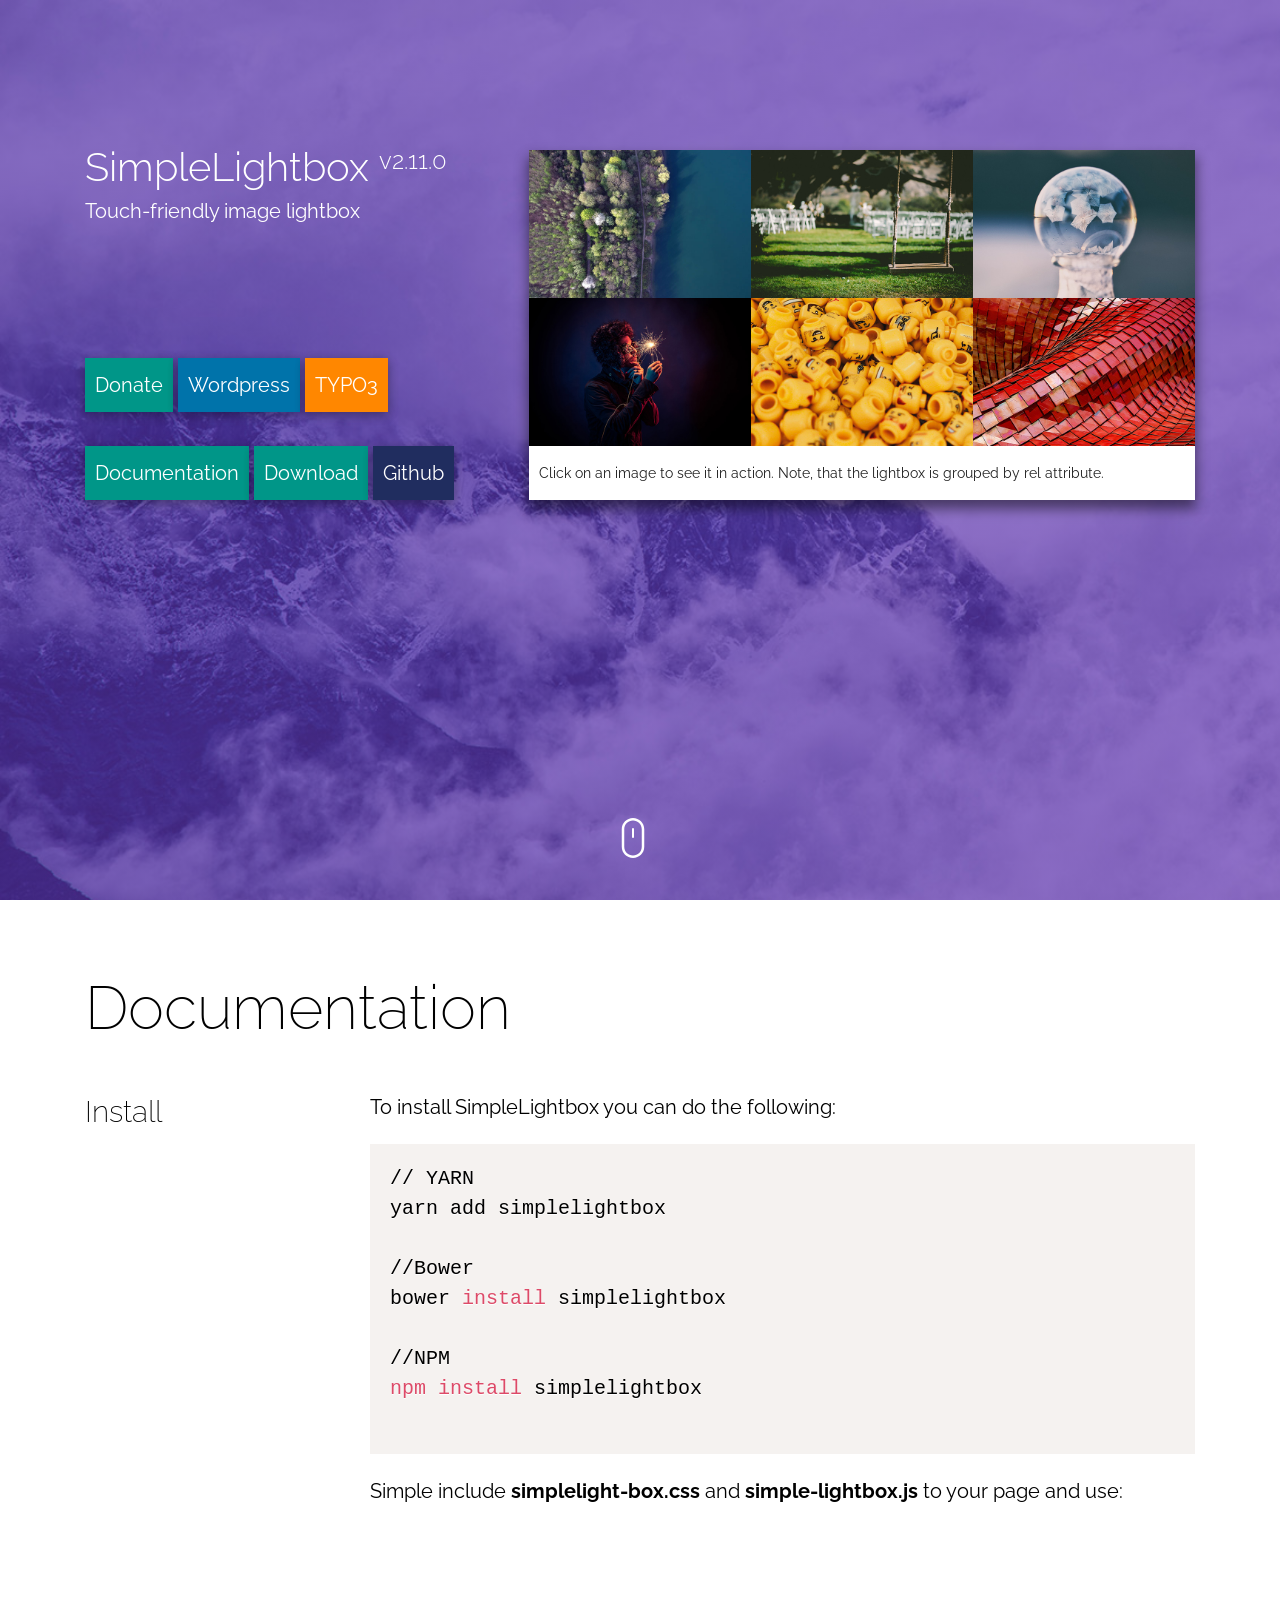
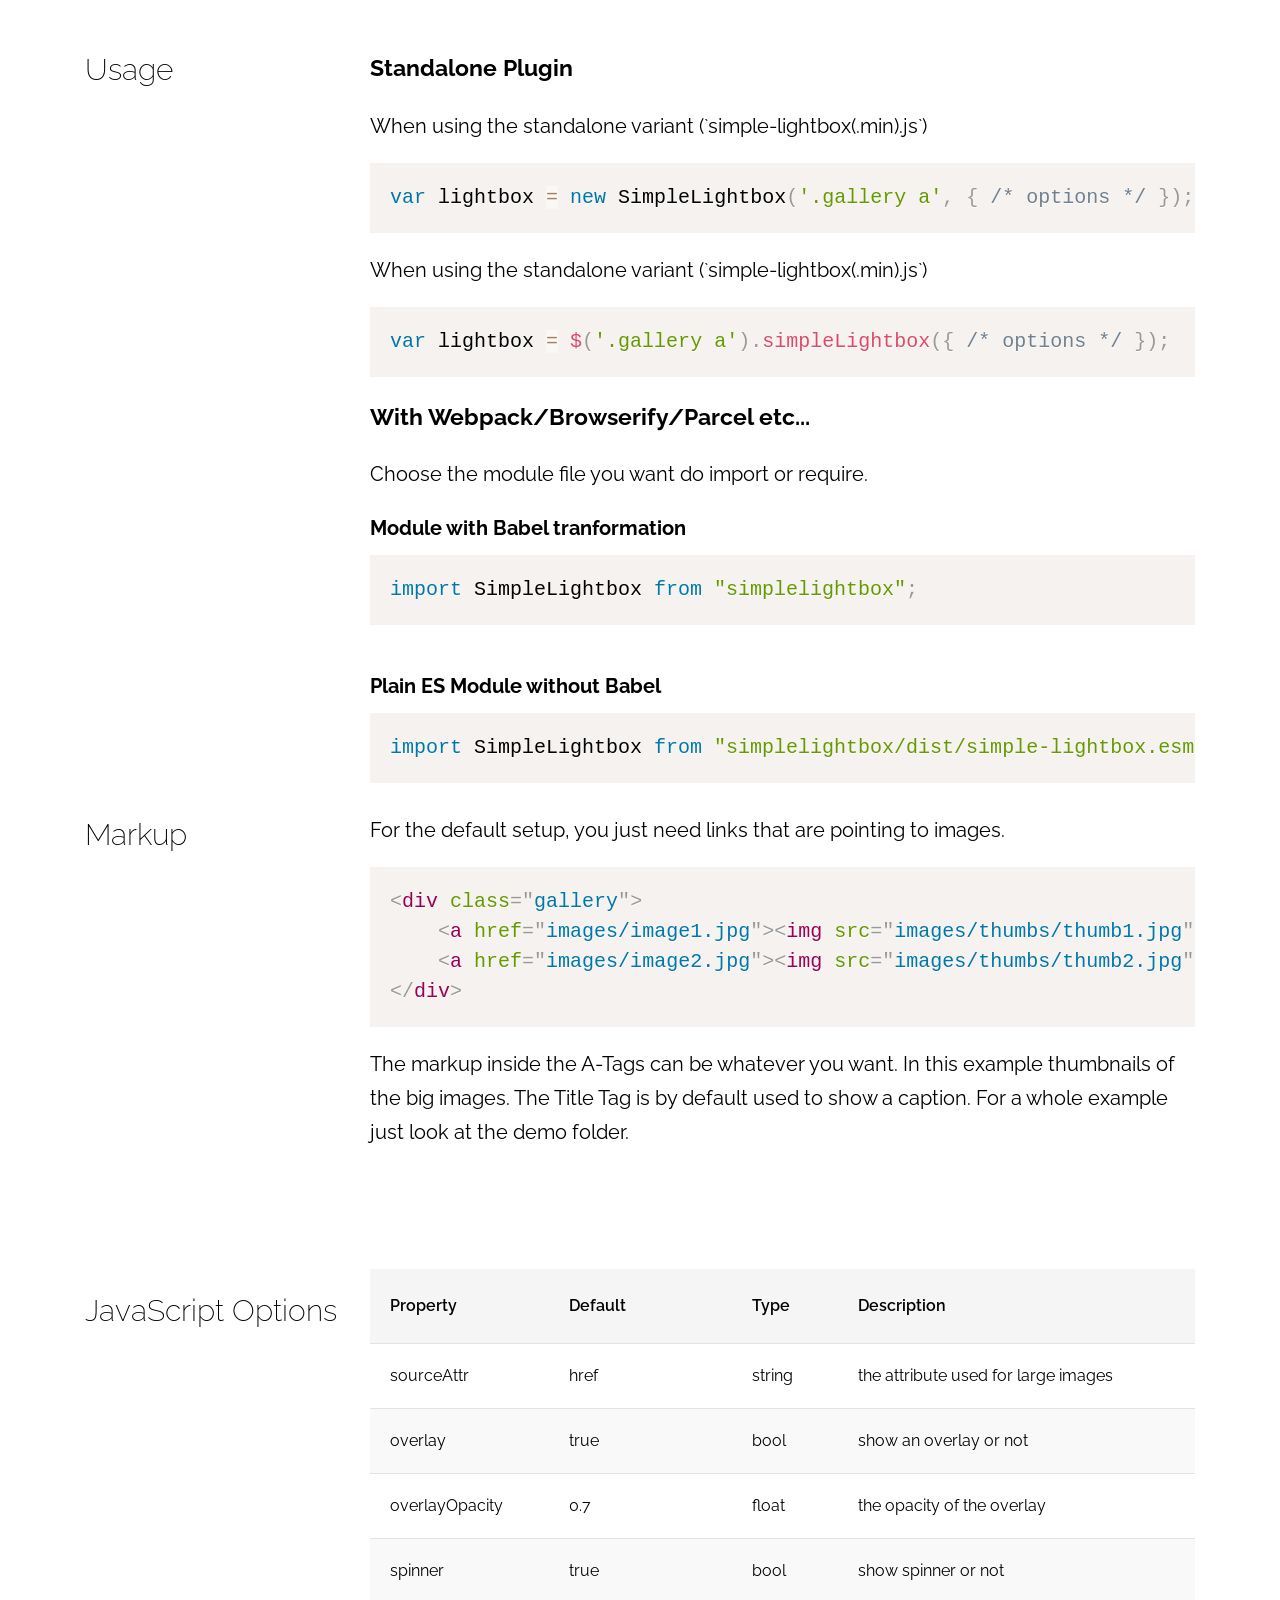
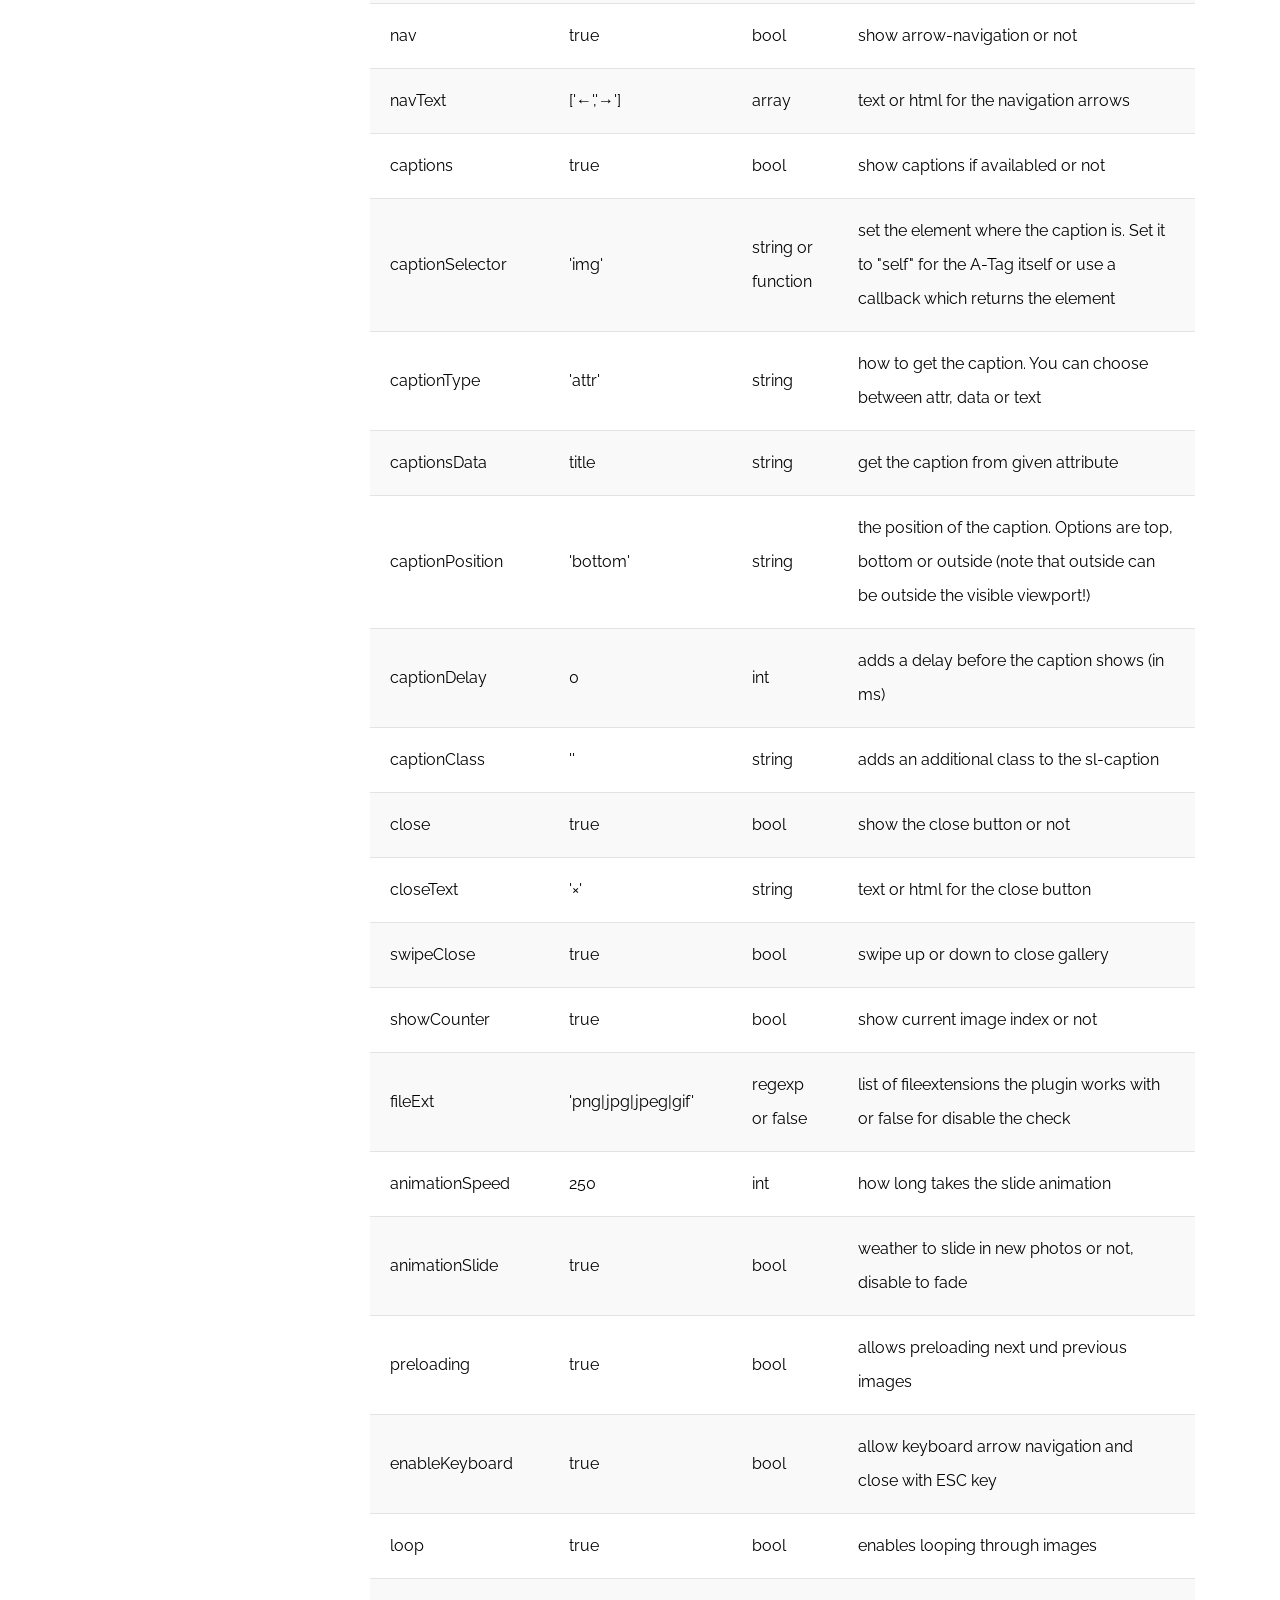
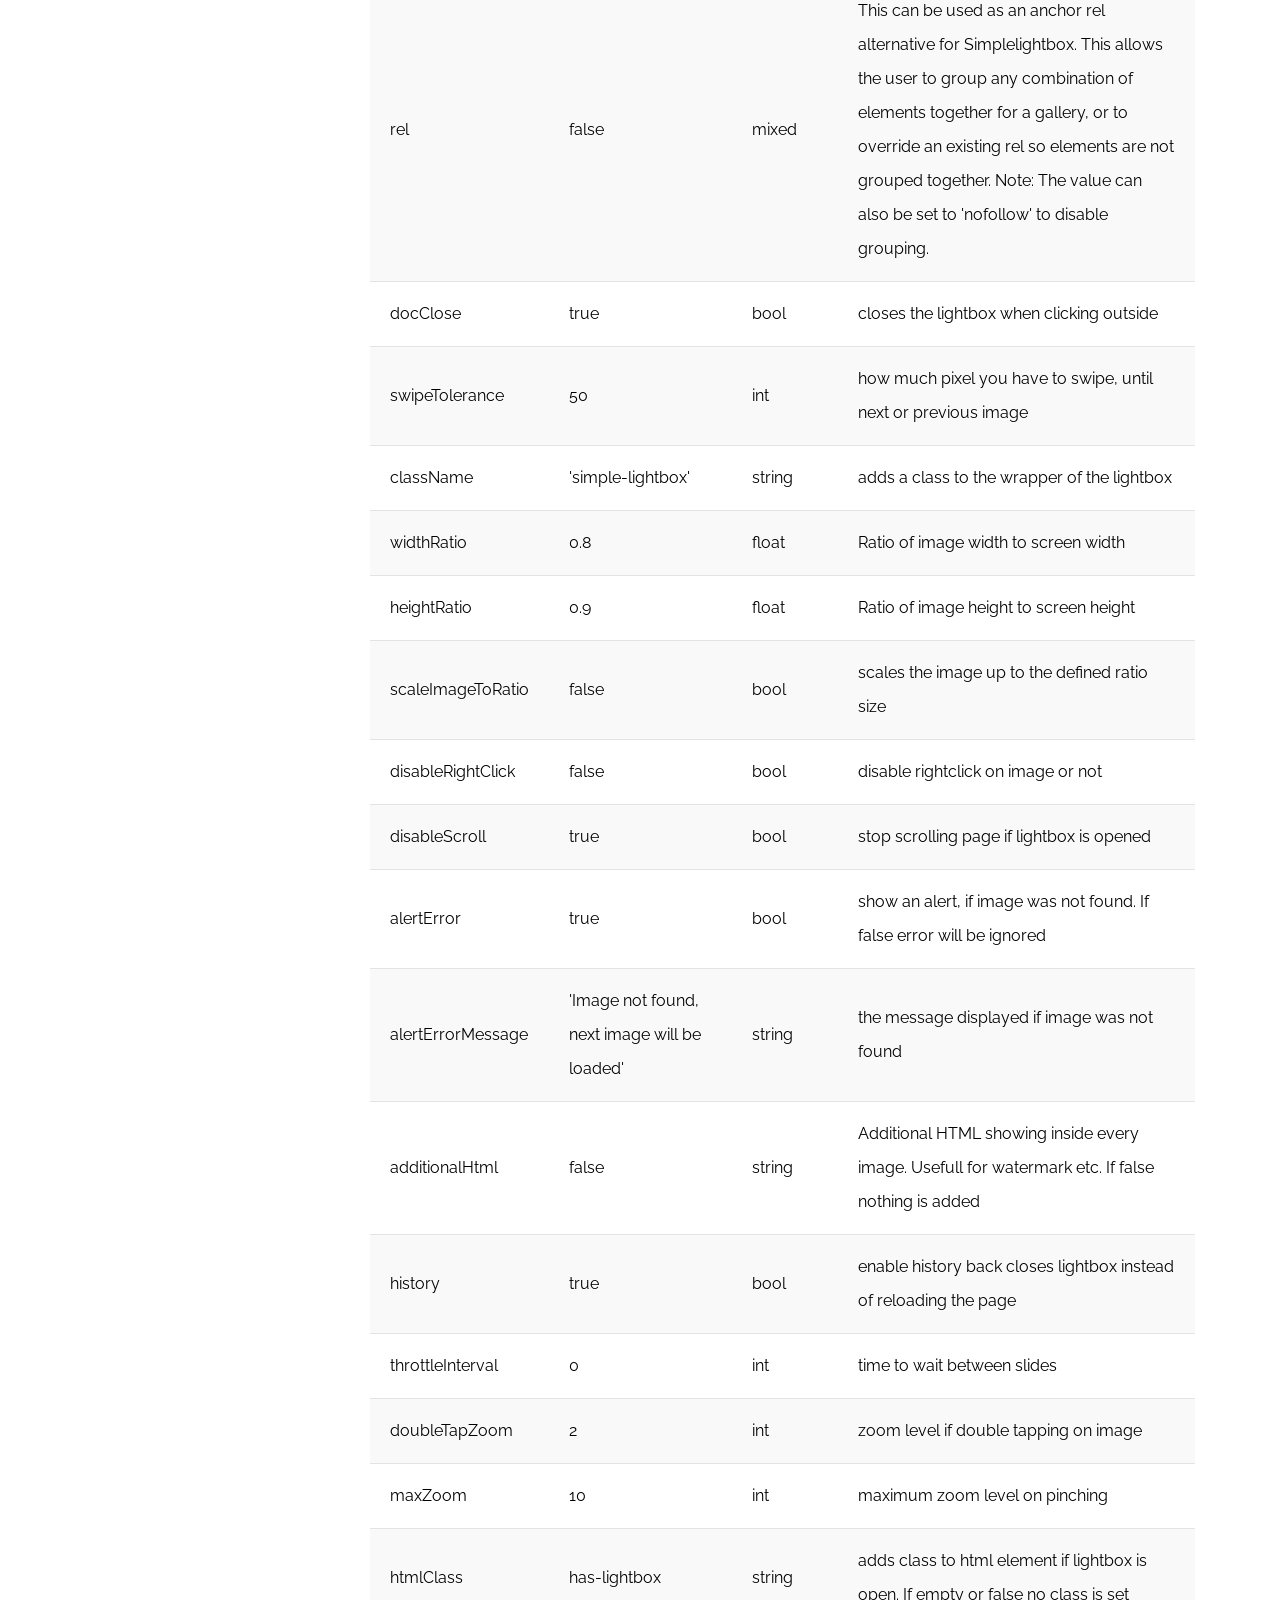
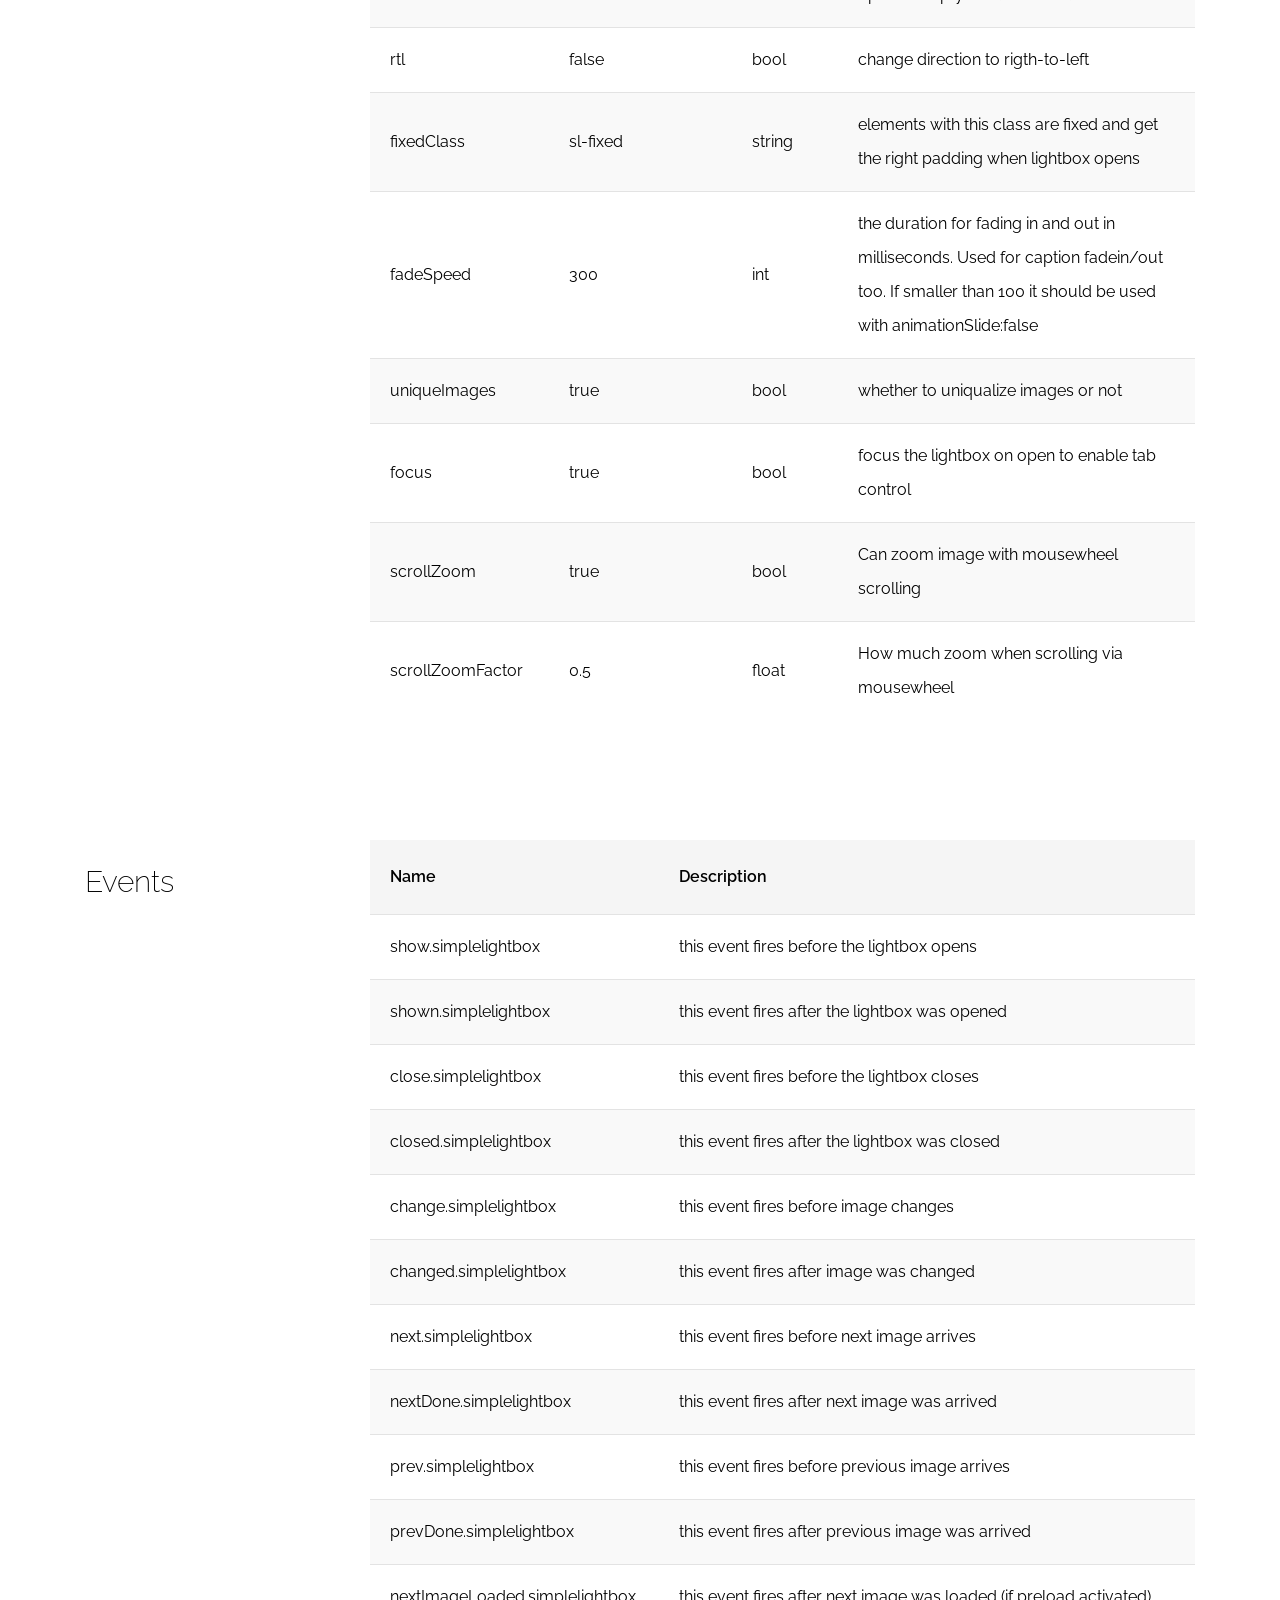
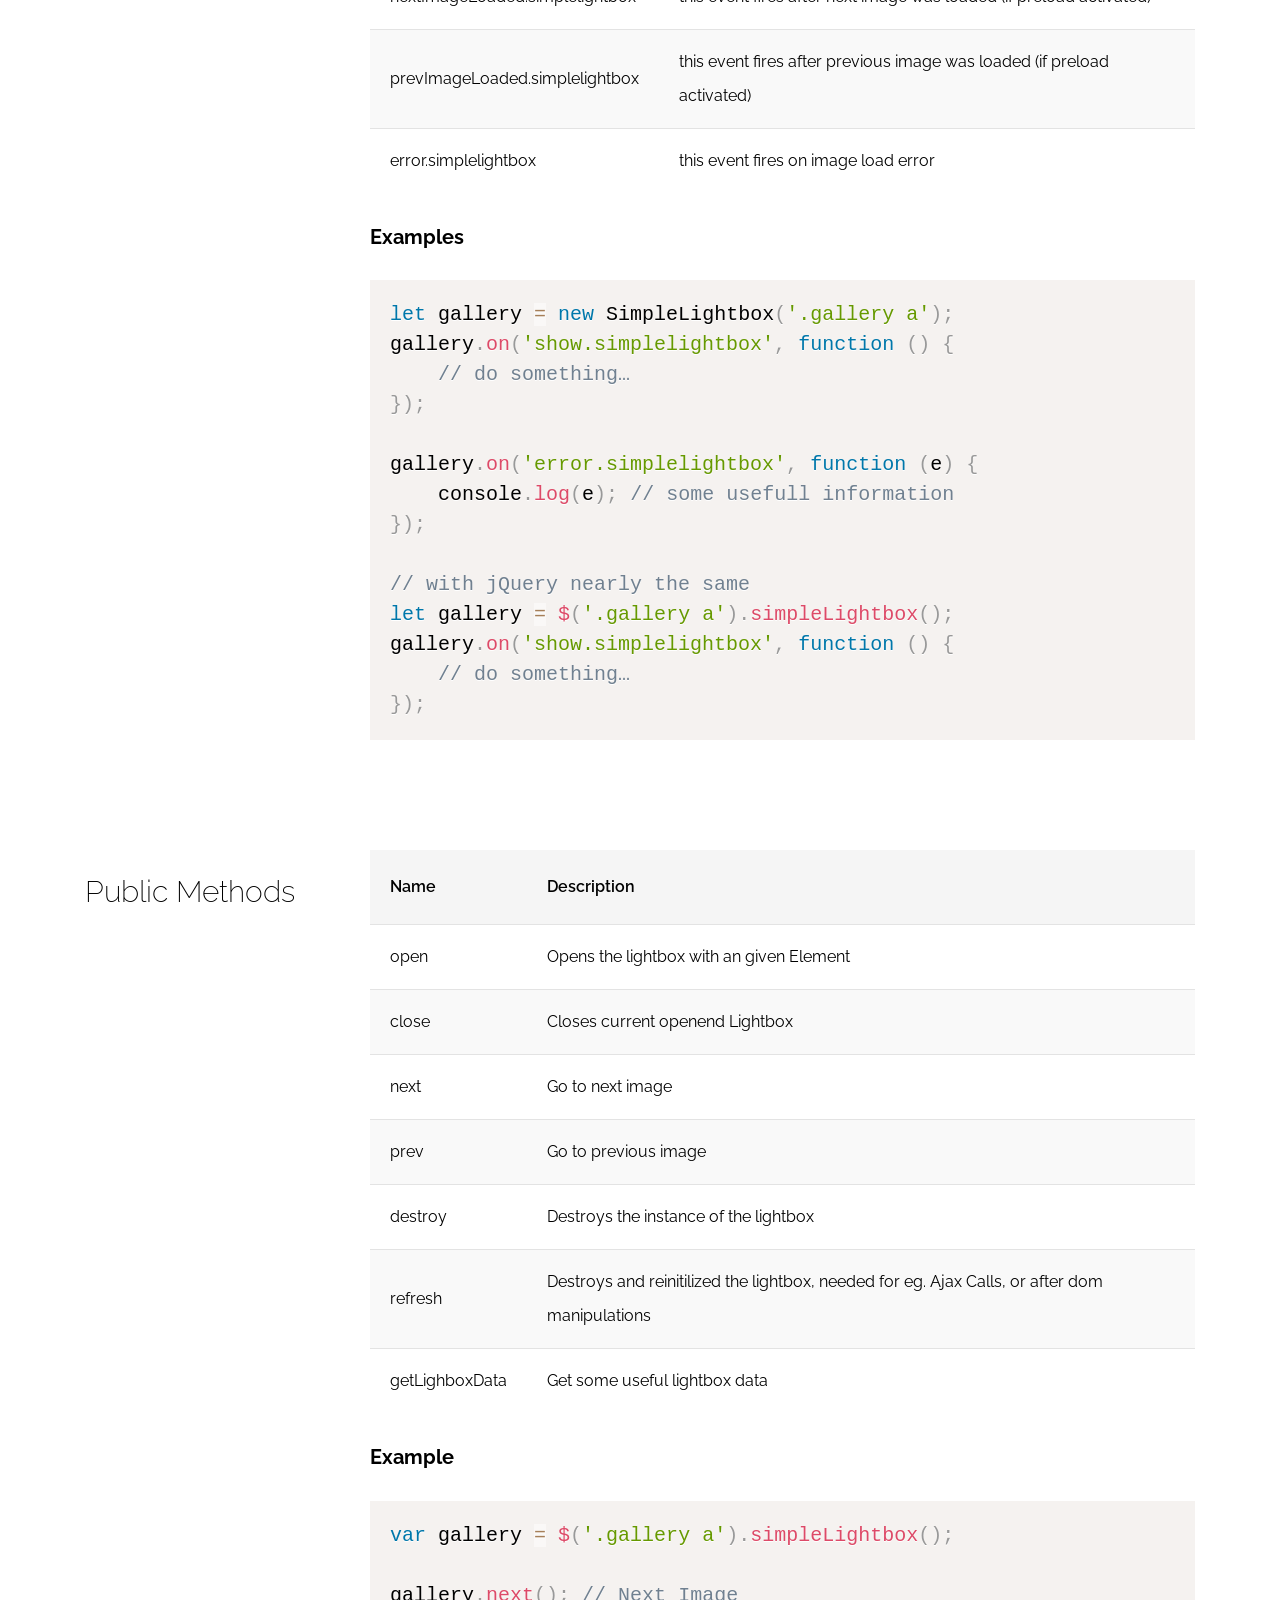
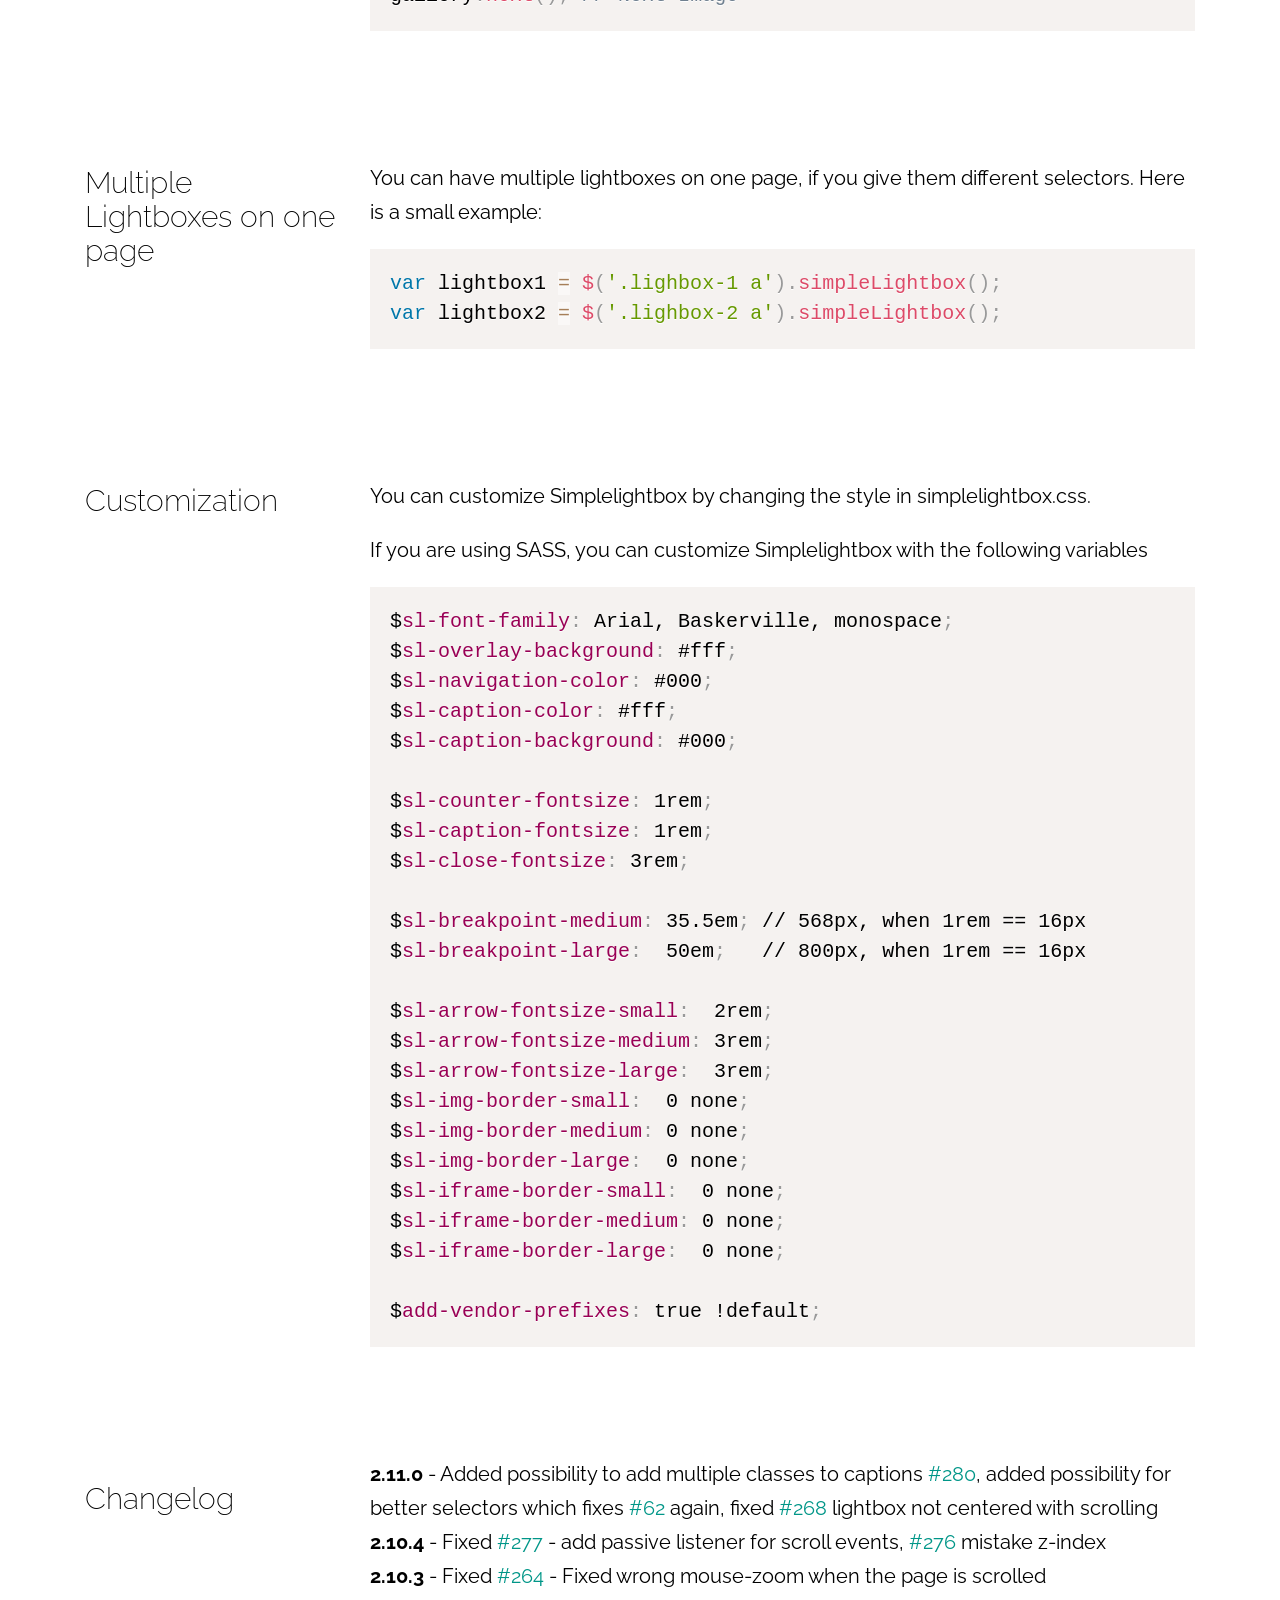
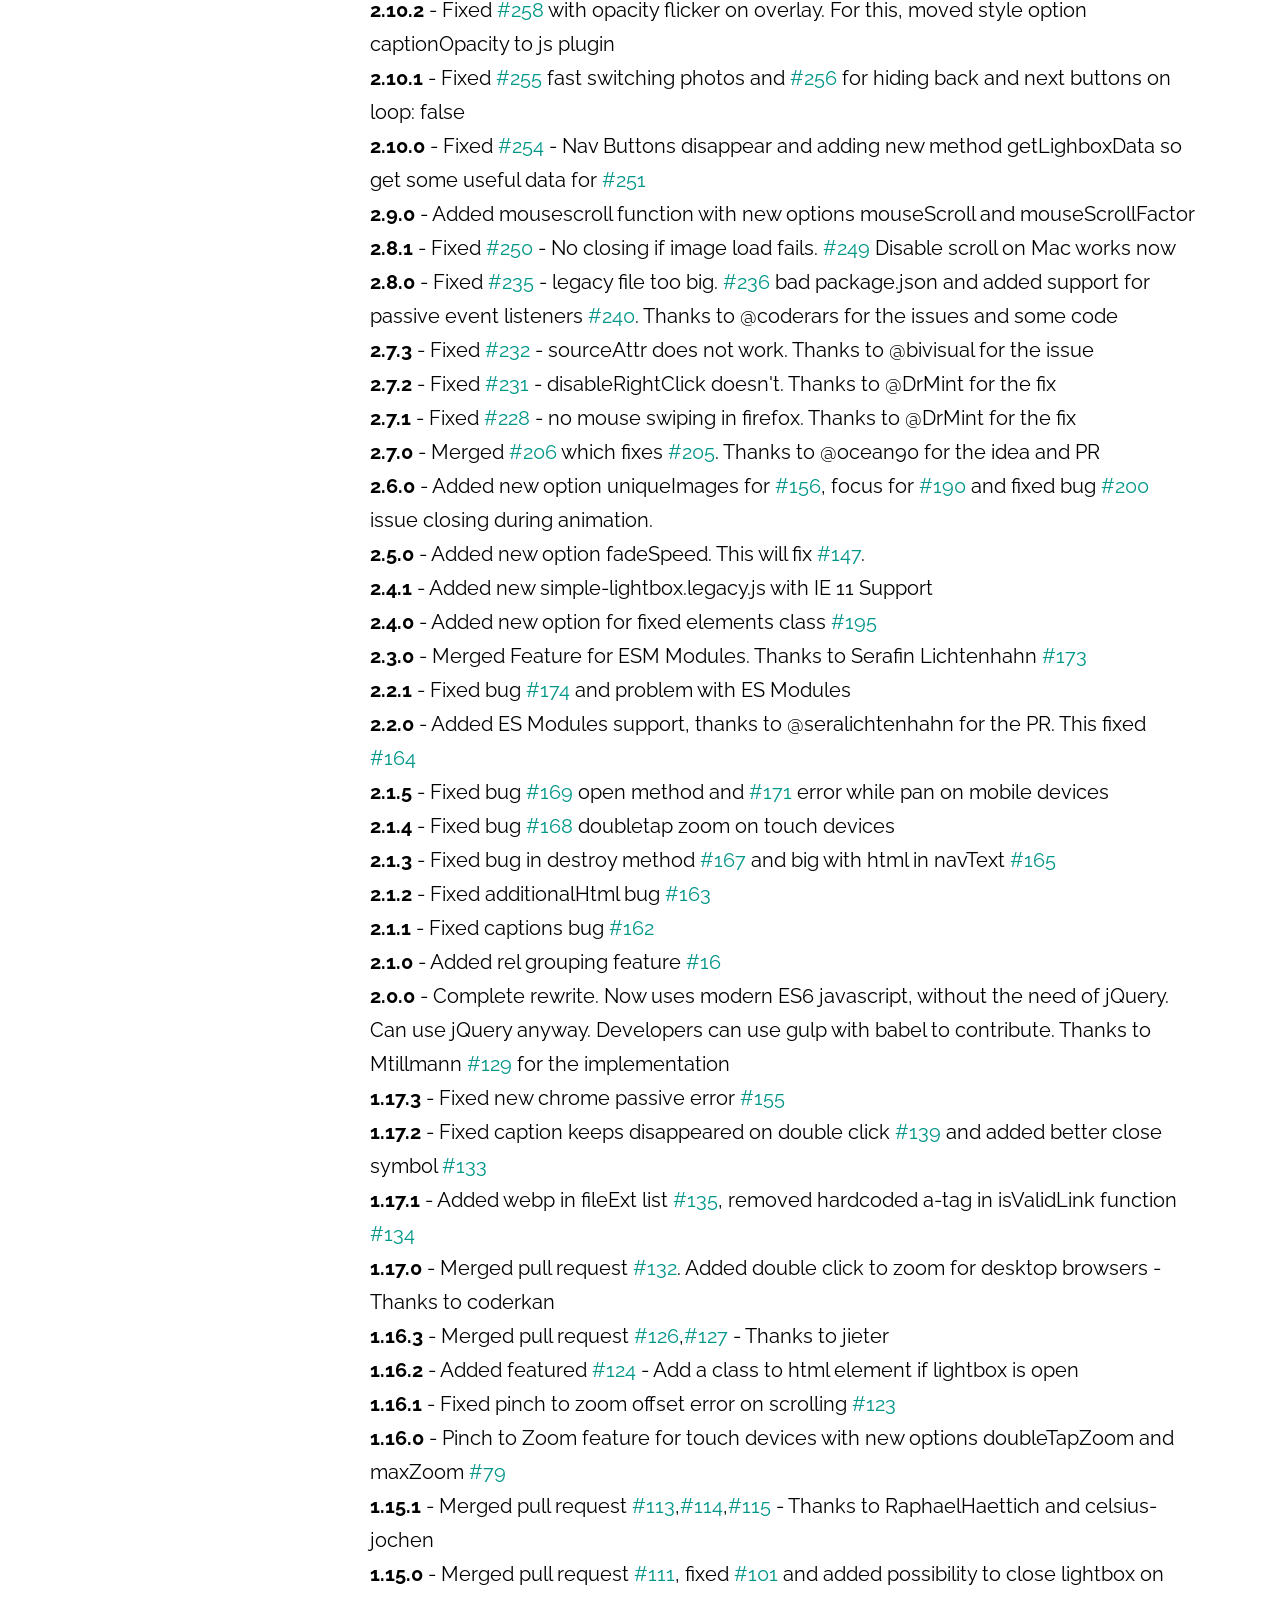
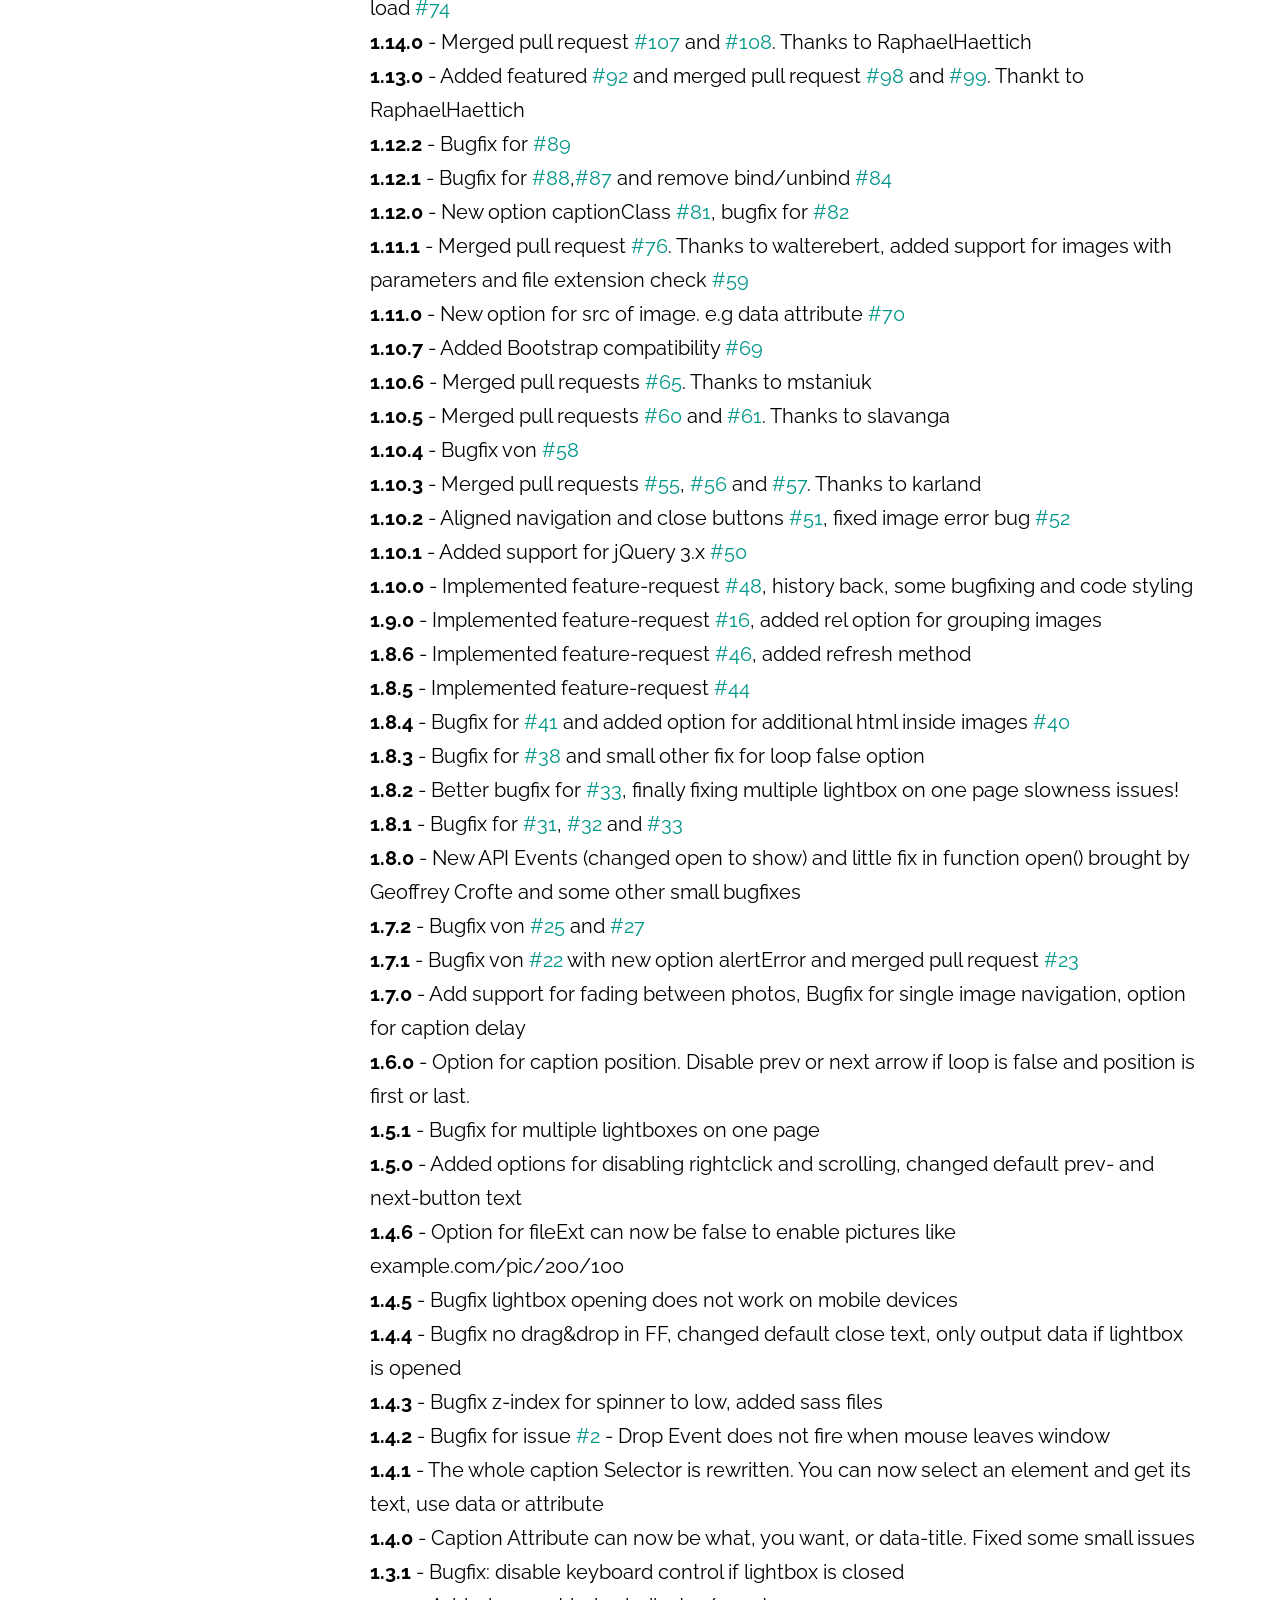
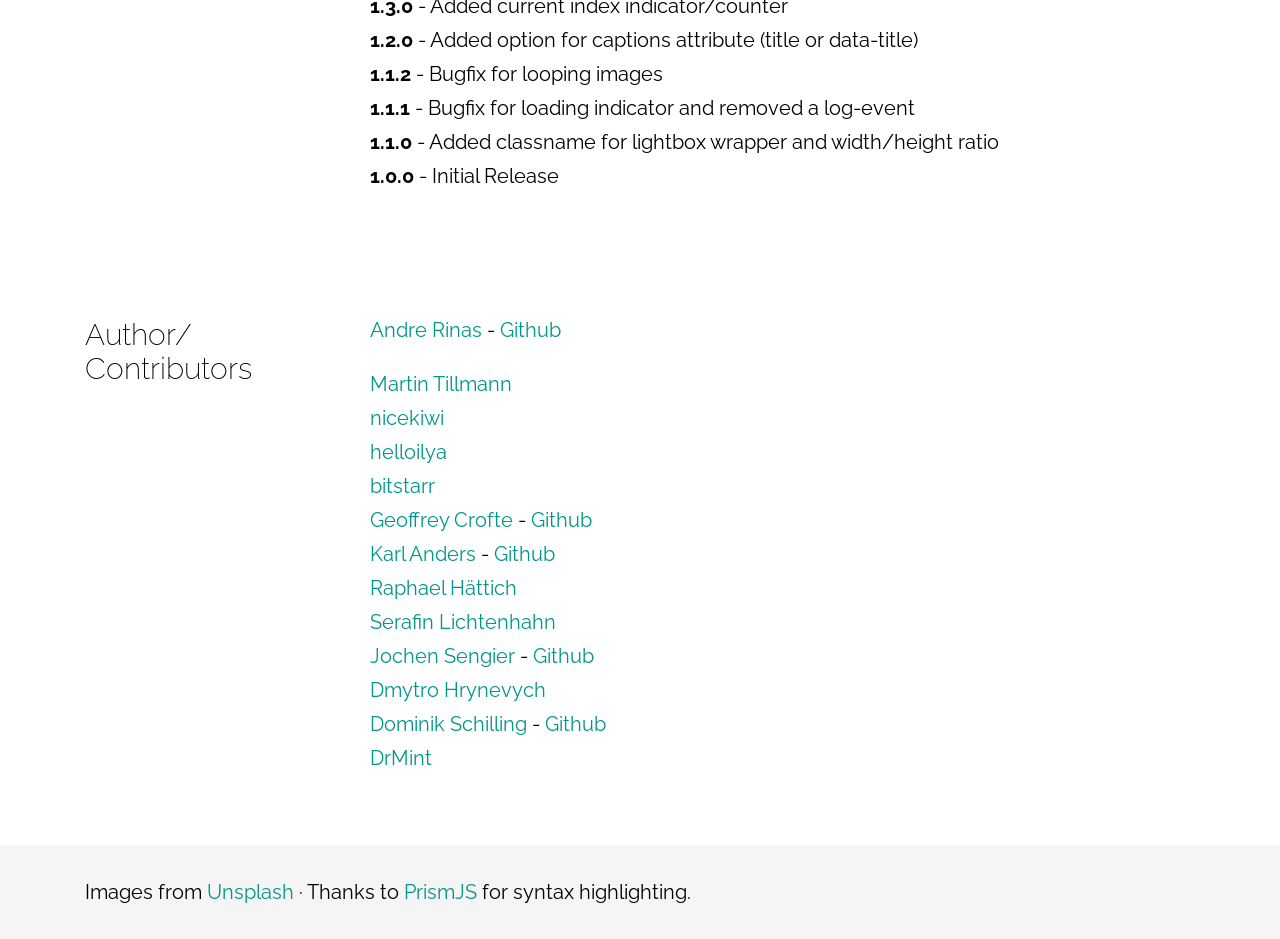
<file: images/simplelightbox-master/demo/index.html>
<!DOCTYPE html>
<html lang="en">
<head>
<meta charset="utf-8">
<meta content="width=device-width, initial-scale=1, maximum-scale=1, user-scalable=no" name="viewport" />
<link href="https://fonts.googleapis.com/css?family=Raleway:300,400,700" rel="stylesheet">
<link rel="stylesheet" href="../dist/simple-lightbox.css?v2.11.0" />
<link rel="stylesheet" href="demo.css" />
<title>SimpleLightbox by André Rinas</title>
</head>
<body>
<header>
	<div class="gradient"></div>
	<div class="header-container">
		<div class="container demo-container">
			<div class="info">
				<h1>SimpleLightbox <sup>v2.11.0</sup></h1>
				<span class="subline">Touch-friendly image lightbox</span>
				<nav>
					<a class="btn donate" target="_blank" href="https://www.paypal.me/anrinas">Donate</a>
					<a class="btn wordpress" target="_blank" href="https://wordpress.org/plugins/simplelightbox/">Wordpress</a>
					<a class="btn typo3" target="_blank" href="https://extensions.typo3.org/extension/simplelightbox/">TYPO3</a><br><br>
					<a class="btn accent-color scrolllink" href="#documentation">Documentation</a>
					<a class="btn accent-color" target="_blank" href="https://github.com/andreknieriem/simplelightbox/archive/master.zip">Download</a>
					<a class="btn github" target="_blank" href="https://github.com/andreknieriem/simplelightbox">Github</a>
				</nav>
			</div>
			<div class="small-demo">
				<a href="img/full/01.jpg"><img src="img/thumb/01.jpg" title="Drone Photography" alt="" /></a>
				<a rel="rel2" href="img/full/02.jpg"><img src="img/thumb/02.jpg" alt="" /></a>
				<a rel="rel3" href="img/full/03.jpg"><img src="img/thumb/03.jpg" alt="" /></a>
				<a rel="rel2" href="img/full/04.jpg"><img src="img/thumb/04.jpg" alt="" /></a>
				<a rel="rel2" href="img/full/05.jpg"><img src="img/thumb/05.jpg" alt="" title="Lego Heads" /></a>
				<a rel="rel1" href="img/full/06.jpg"><img src="img/thumb/06.jpg" alt="" /></a>
				<div class="clearing"></div>
				<div class="caption">
					Click on an image to see it in action. Note, that the lightbox is grouped by rel attribute.
				</div>
			</div>
			<div class="clearing"></div>
		</div>
		<a class="scroll-hint scrolllink" href="#documentation"><span class="scrollwheel"></span></a>
	</div>
</header>
<div class="flyin-navi sl-fixed">
	<div class="container">
		<ul>
			<li><a class="scrolllink" href="#install">Install</a></li>
			<li><a class="scrolllink" href="#usage">Usage</a></li>
			<li><a class="scrolllink" href="#options">Options</a></li>
			<li><a class="scrolllink" href="#events">Events</a></li>
			<li><a class="scrolllink" href="#publicmethods">Public Methods</a></li>
			<li><a class="scrolllink" href="#multiple">Multiple</a></li>
			<li><a class="scrolllink" href="#customization">Customization</a></li>
		</ul>
	</div>
</div>
<section>
	<div class="container" id="documentation">
		<h1>Documentation</h1>
		<div class="row">
			<div class="col-left" id="install">
				<h2>Install</h2>
			</div>
			<div class="col-right">
				<p>
					To install SimpleLightbox you can do the following:
				</p>
				<pre>
<code class="language-bash">// YARN
yarn add simplelightbox

//Bower
bower install simplelightbox

//NPM
npm install simplelightbox</code>
				</pre>
				<p>
					Simple include <strong>simplelight-box.css</strong> and <strong>simple-lightbox.js</strong> to your page and use:
				</p>
			</div>
		</div>
	</div>
</section>
<section>
	<div class="container">
		<div class="row">
			<div class="col-left" id="usage">
				<h2>Usage</h2>
			</div>
			<div class="col-right">
				<h3>Standalone Plugin</h3>
				<p>
					When using the standalone variant (`simple-lightbox(.min).js`)
				</p>
				<pre class="language-javascript"><code class="language-javascript">var lightbox = new SimpleLightbox('.gallery a', { /* options */ });</code></pre>
				<p>
					When using the standalone variant (`simple-lightbox(.min).js`)
				</p>
				<pre class="language-javascript"><code class="language-javascript">var lightbox = $('.gallery a').simpleLightbox({ /* options */ });</code></pre>

				<h3>With Webpack/Browserify/Parcel etc...</h3>
				<p>Choose the module file you want do import or require.</p>
				<strong>Module with Babel tranformation</strong><br>
				<pre class="language-javascript"><code class="language-javascript">import SimpleLightbox from "simplelightbox";</code></pre>
				<br>
				<strong>Plain ES Module without Babel</strong><br>
				<pre class="language-javascript"><code class="language-javascript">import SimpleLightbox from "simplelightbox/dist/simple-lightbox.esm";</code></pre>
			</div>
		</div>
		<div class="row">
			<div class="col-left" id="usage">
				<h2>Markup</h2>
			</div>
			<div class="col-right">
				<p>For the default setup, you just need links that are pointing to images.</p>
				<pre class="language-markup"><code class="language-markup">&lt;div class="gallery"&gt;
    &lt;a href="images/image1.jpg"&gt;&lt;img src="images/thumbs/thumb1.jpg" alt="" title=""/&gt;&lt;/a&gt;
    &lt;a href="images/image2.jpg"&gt;&lt;img src="images/thumbs/thumb2.jpg" alt="" title="Beautiful Image"/&gt;&lt;/a&gt;
&lt;/div&gt;</code></pre>
				<p>
				The markup inside the A-Tags can be whatever you want. In this example thumbnails of the big images. The Title Tag is by default used to show a caption.
				For a whole example just look at the demo folder.
				</p>
			</div>
		</div>
	</div>
</section>
<section>
	<div class="container">
		<div class="row">
			<div class="col-left" id="options">
				<h2>JavaScript Options</h2>
			</div>
			<div class="col-right">
				<table>
					<thead>
					<tr>
					<th>Property</th>
					<th>Default</th>
					<th>Type</th>
					<th>Description</th>
					</tr>
					</thead>
					<tbody>
					<tr>
					<td>sourceAttr</td>
					<td>href</td>
					<td>string</td>
					<td>the attribute used for large images</td>
					</tr>
					<tr>
					<td>overlay</td>
					<td>true</td>
					<td>bool</td>
					<td>show an overlay or not</td>
					</tr>
					<tr>
					<td>overlayOpacity</td>
					<td>0.7</td>
					<td>float</td>
					<td>the opacity of the overlay</td>
					</tr>
					<tr>
					<td>spinner</td>
					<td>true</td>
					<td>bool</td>
					<td>show spinner or not</td>
					</tr>
					<tr>
					<td>nav</td>
					<td>true</td>
					<td>bool</td>
					<td>show arrow-navigation or not</td>
					</tr>
					<tr>
					<td>navText</td>
					<td>['←','→']</td>
					<td>array</td>
					<td>text or html for the navigation arrows</td>
					</tr>
					<tr>
					<td>captions</td>
					<td>true</td>
					<td>bool</td>
					<td>show captions if availabled or not</td>
					</tr>
					<tr>
					<td>captionSelector</td>
					<td>'img'</td>
					<td>string or function</td>
					<td>set the element where the caption is. Set it to "self" for the A-Tag itself or use a callback which returns the element</td>
					</tr>
					<tr>
					<td>captionType</td>
					<td>'attr'</td>
					<td>string</td>
					<td>how to get the caption. You can choose between attr, data or text</td>
					</tr>
					<tr>
					<td>captionsData</td>
					<td>title</td>
					<td>string</td>
					<td>get the caption from given attribute</td>
					</tr>
					<tr>
					<td>captionPosition</td>
					<td>'bottom'</td>
					<td>string</td>
					<td>the position of the caption. Options are top, bottom or outside (note that outside can be outside the visible viewport!)</td>
					</tr>
					<tr>
					<td>captionDelay</td>
					<td>0</td>
					<td>int</td>
					<td>adds a delay before the caption shows (in ms)</td>
					</tr>
					<tr>
					<td>captionClass</td>
					<td>''</td>
					<td>string</td>
					<td>adds an additional class to the sl-caption</td>
					</tr>
					<tr>
					<td>close</td>
					<td>true</td>
					<td>bool</td>
					<td>show the close button or not</td>
					</tr>
					<tr>
					<td>closeText</td>
					<td>'×'</td>
					<td>string</td>
					<td>text or html for the close button</td>
					</tr>
					<tr>
					<td>swipeClose</td>
					<td>true</td>
					<td>bool</td>
					<td>swipe up or down to close gallery</td>
					</tr>
					<tr>
					<td>showCounter</td>
					<td>true</td>
					<td>bool</td>
					<td>show current image index or not</td>
					</tr>
					<tr>
					<td>fileExt</td>
					<td>'png|jpg|jpeg|gif'</td>
					<td>regexp or false</td>
					<td>list of fileextensions the plugin works with or false for disable the check</td>
					</tr>
					<tr>
					<td>animationSpeed</td>
					<td>250</td>
					<td>int</td>
					<td>how long takes the slide animation</td>
					</tr>
					<tr>
					<td>animationSlide</td>
					<td>true</td>
					<td>bool</td>
					<td>weather to slide in new photos or not, disable to fade</td>
					</tr>
					<tr>
					<td>preloading</td>
					<td>true</td>
					<td>bool</td>
					<td>allows preloading next und previous images</td>
					</tr>
					<tr>
					<td>enableKeyboard</td>
					<td>true</td>
					<td>bool</td>
					<td>allow keyboard arrow navigation and close with ESC key</td>
					</tr>
					<tr>
					<td>loop</td>
					<td>true</td>
					<td>bool</td>
					<td>enables looping through images</td>
					</tr>
					<tr>
					<td>rel</td>
					<td>false</td>
					<td>mixed</td>
					<td>This can be used as an anchor rel alternative for Simplelightbox. This allows the user to group any combination of elements together for a gallery, or to override an existing rel so elements are not grouped together. Note: The value can also be set to 'nofollow' to disable grouping.</td>
					</tr>
					<tr>
					<td>docClose</td>
					<td>true</td>
					<td>bool</td>
					<td>closes the lightbox when clicking outside</td>
					</tr>
					<tr>
					<td>swipeTolerance</td>
					<td>50</td>
					<td>int</td>
					<td>how much pixel you have to swipe, until next or previous image</td>
					</tr>
					<tr>
					<td>className</td>
					<td>'simple-lightbox'</td>
					<td>string</td>
					<td>adds a class to the wrapper of the lightbox</td>
					</tr>
					<tr>
					<td>widthRatio</td>
					<td>0.8</td>
					<td>float</td>
					<td>Ratio of image width to screen width</td>
					</tr>
					<tr>
					<td>heightRatio</td>
					<td>0.9</td>
					<td>float</td>
					<td>Ratio of image height to screen height</td>
					</tr>
					<td>scaleImageToRatio</td>
					<td>false</td>
					<td>bool</td>
					<td>scales the image up to the defined ratio size</td>
					</tr>
					<tr>
					<td>disableRightClick</td>
					<td>false</td>
					<td>bool</td>
					<td>disable rightclick on image or not</td>
					</tr>
					<tr>
					<td>disableScroll</td>
					<td>true</td>
					<td>bool</td>
					<td>stop scrolling page if lightbox is opened</td>
					</tr>
					<tr>
					<td>alertError</td>
					<td>true</td>
					<td>bool</td>
					<td>show an alert, if image was not found. If false error will be ignored</td>
					</tr>
					<tr>
					<td>alertErrorMessage</td>
					<td>'Image not found, next image will be loaded'</td>
					<td>string</td>
					<td>the message displayed if image was not found</td>
					</tr>
					<tr>
					<td>additionalHtml</td>
					<td>false</td>
					<td>string</td>
					<td>Additional HTML showing inside every image. Usefull for watermark etc. If false nothing is added</td>
					</tr>
					<tr>
					<td>history</td>
					<td>true</td>
					<td>bool</td>
					<td>enable history back closes lightbox instead of reloading the page</td>
					</tr>
					<tr>
					<td>throttleInterval</td>
					<td>0</td>
					<td>int</td>
					<td>time to wait between slides</td>
					</tr>
					<tr>
					<td>doubleTapZoom</td>
					<td>2</td>
					<td>int</td>
					<td>zoom level if double tapping on image</td>
					</tr>
					<tr>
					<td>maxZoom</td>
					<td>10</td>
					<td>int</td>
					<td>maximum zoom level on pinching</td>
					</tr>
					<tr>
					<td>htmlClass</td>
					<td>has-lightbox</td>
					<td>string</td>
					<td>adds class to html element if lightbox is open. If empty or false no class is set</td>
					</tr>
					<tr>
					<td>rtl</td>
					<td>false</td>
					<td>bool</td>
					<td>change direction to rigth-to-left</td>
					</tr>
					<tr>
					<td>fixedClass</td>
					<td>sl-fixed</td>
					<td>string</td>
					<td>elements with this class are fixed and get the right padding when lightbox opens</td>
					</tr>
					<tr>
					<td>fadeSpeed</td>
					<td>300</td>
					<td>int</td>
					<td>the duration for fading in and out in milliseconds. Used for caption fadein/out too. If smaller than 100 it should be used with animationSlide:false</td>
					</tr>
					<tr>
					<td>uniqueImages</td>
					<td>true</td>
					<td>bool</td>
					<td>whether to uniqualize images or not</td>
					</tr>
					<tr>
					<td>focus</td>
					<td>true</td>
					<td>bool</td>
					<td>focus the lightbox on open to enable tab control</td>
					</tr>
					<tr>
					<td>scrollZoom</td>
					<td>true</td>
					<td>bool</td>
					<td>Can zoom image with mousewheel scrolling</td>
					</tr>
					<tr>
					<td>scrollZoomFactor</td>
					<td>0.5</td>
					<td>float</td>
					<td>How much zoom when scrolling via mousewheel</td>
					</tr>
					</tbody>
					</table>
			</div>
		</div>
	</div>
</section>
<section>
	<div class="container">
		<div class="row">
			<div class="col-left" id="events">
				<h2>Events</h2>
			</div>
			<div class="col-right">
				<table>
				<thead>
				<tr>
				<th>Name</th>
				<th>Description</th>
				</tr>
				</thead>
				<tbody>
				<tr>
				<td>show.simplelightbox</td>
				<td>this event fires before the lightbox opens</td>
				</tr>
				<tr>
				<td>shown.simplelightbox</td>
				<td>this event fires after the lightbox was opened</td>
				</tr>
				<tr>
				<td>close.simplelightbox</td>
				<td>this event fires before the lightbox closes</td>
				</tr>
				<tr>
				<td>closed.simplelightbox</td>
				<td>this event fires after the lightbox was closed</td>
				</tr>
				<tr>
				<td>change.simplelightbox</td>
				<td>this event fires before image changes</td>
				</tr>
				<tr>
				<td>changed.simplelightbox</td>
				<td>this event fires after image was changed</td>
				</tr>
				<tr>
				<td>next.simplelightbox</td>
				<td>this event fires before next image arrives</td>
				</tr>
				<tr>
				<td>nextDone.simplelightbox</td>
				<td>this event fires after next image was arrived</td>
				</tr>
				<tr>
				<td>prev.simplelightbox</td>
				<td>this event fires before previous image arrives</td>
				</tr>
				<tr>
				<td>prevDone.simplelightbox</td>
				<td>this event fires after previous image was arrived</td>
				</tr>
				<tr>
				<td>nextImageLoaded.simplelightbox</td>
				<td>this event fires after next image was loaded (if preload activated)</td>
				</tr>
				<tr>
				<td>prevImageLoaded.simplelightbox</td>
				<td>this event fires after previous image was loaded (if preload activated)</td>
				</tr>
				<tr>
				<td>error.simplelightbox</td>
				<td>this event fires on image load error</td>
				</tr>
				</tbody>
				</table>
				<h4>Examples</h4>
				<pre><code class="language-javascript">let gallery = new SimpleLightbox('.gallery a');
gallery.on('show.simplelightbox', function () {
	// do something…
});

gallery.on('error.simplelightbox', function (e) {
	console.log(e); // some usefull information
});

// with jQuery nearly the same
let gallery = $('.gallery a').simpleLightbox();
gallery.on('show.simplelightbox', function () {
	// do something…
});</code></pre>
			</div>
		</div>
	</div>
</section>
<section>
	<div class="container">
		<div class="row">
			<div class="col-left" id="publicmethods">
				<h2>Public Methods</h2>
			</div>
			<div class="col-right">
				<table>
<thead>
<tr>
<th>Name</th>
<th>Description</th>
</tr>
</thead>
<tbody>
<tr>
<td>open</td>
<td>Opens the lightbox with an given Element</td>
</tr>
<tr>
<td>close</td>
<td>Closes current openend Lightbox</td>
</tr>
<tr>
<td>next</td>
<td>Go to next image</td>
</tr>
<tr>
<td>prev</td>
<td>Go to previous image</td>
</tr>
<tr>
<td>destroy</td>
<td>Destroys the instance of  the lightbox</td>
</tr>
<tr>
<td>refresh</td>
<td>Destroys and reinitilized the lightbox, needed for eg. Ajax Calls, or after dom manipulations</td>
</tr>
<tr>
<td>getLighboxData</td>
<td>Get some useful lightbox data</td>
</tr>
</tbody>
</table>
<h4>Example</h4>
<pre>
<code class="language-javascript">var gallery = $('.gallery a').simpleLightbox();

gallery.next(); // Next Image</code>
</pre>
			</div>
		</div>
	</div>
</section>
<section>
	<div class="container">
		<div class="row">
			<div class="col-left" id="multiple">
				<h2>Multiple Lightboxes on one page</h2>
			</div>
			<div class="col-right">
				<p>
					You can have multiple lightboxes on one page, if you give them different selectors. Here is a small example:
				</p>
<pre>
<code class="language-javascript">var lightbox1 = $('.lighbox-1 a').simpleLightbox();
var lightbox2 = $('.lighbox-2 a').simpleLightbox();</code>
</pre>
			</div>
		</div>
	</div>
</section>
<section>
	<div class="container">
		<div class="row">
			<div class="col-left" id="customization">
				<h2>Customization</h2>
			</div>
			<div class="col-right">
				<p>
					You can customize Simplelightbox by changing the style in simplelightbox.css.
				</p>
				<p>
					If you are using SASS, you can customize Simplelightbox with the following variables
				</p>
<pre>
<code class="language-css">$sl-font-family: Arial, Baskerville, monospace;
$sl-overlay-background: #fff;
$sl-navigation-color: #000;
$sl-caption-color: #fff;
$sl-caption-background: #000;

$sl-counter-fontsize: 1rem;
$sl-caption-fontsize: 1rem;
$sl-close-fontsize: 3rem;

$sl-breakpoint-medium: 35.5em; // 568px, when 1rem == 16px
$sl-breakpoint-large:  50em;   // 800px, when 1rem == 16px

$sl-arrow-fontsize-small:  2rem;
$sl-arrow-fontsize-medium: 3rem;
$sl-arrow-fontsize-large:  3rem;
$sl-img-border-small:  0 none;
$sl-img-border-medium: 0 none;
$sl-img-border-large:  0 none;
$sl-iframe-border-small:  0 none;
$sl-iframe-border-medium: 0 none;
$sl-iframe-border-large:  0 none;

$add-vendor-prefixes: true !default;</code>
</pre>
			</div>
		</div>
	</div>
</section>
<section class="changelog">
	<div class="container">
		<div class="row">
			<div class="col-left">
				<h2>Changelog</h2>
			</div>
			<div class="col-right">
				<strong>2.11.0</strong> - Added possibility to add multiple classes to captions #280, added possibility for better selectors which fixes #62 again, fixed #268 lightbox not centered with scrolling<br />
				<strong>2.10.4</strong> - Fixed #277 - add passive listener for scroll events, #276 mistake z-index<br />
				<strong>2.10.3</strong> - Fixed #264 - Fixed wrong mouse-zoom when the page is scrolled<br />
				<strong>2.10.2</strong> - Fixed #258 with opacity flicker on overlay. For this, moved style option captionOpacity to js plugin<br />
				<strong>2.10.1</strong> - Fixed #255 fast switching photos and #256 for hiding back and next buttons on loop: false<br />
				<strong>2.10.0</strong> - Fixed #254 - Nav Buttons disappear and adding new method getLighboxData so get some useful data for #251<br />
				<strong>2.9.0</strong> - Added mousescroll function with new options mouseScroll and mouseScrollFactor<br />
				<strong>2.8.1</strong> - Fixed #250 - No closing if image load fails. #249 Disable scroll on Mac works now<br />
				<strong>2.8.0</strong> - Fixed #235 - legacy file too big. #236 bad package.json and added support for passive event listeners #240. Thanks to @coderars for the issues and some code<br />
				<strong>2.7.3</strong> - Fixed #232 - sourceAttr does not work. Thanks to @bivisual for the issue<br />
				<strong>2.7.2</strong> - Fixed #231 - disableRightClick doesn't. Thanks to @DrMint for the fix<br />
				<strong>2.7.1</strong> - Fixed #228 - no mouse swiping in firefox. Thanks to @DrMint for the fix<br />
				<strong>2.7.0</strong> - Merged #206 which fixes #205. Thanks to @ocean90 for the idea and PR<br />
				<strong>2.6.0</strong> - Added new option uniqueImages for #156, focus for #190 and fixed bug #200 issue closing during animation.<br />
				<strong>2.5.0</strong> - Added new option fadeSpeed. This will fix #147.<br />
				<strong>2.4.1</strong> - Added new simple-lightbox.legacy.js with IE 11 Support<br />
				<strong>2.4.0</strong> - Added new option for fixed elements class #195<br />
				<strong>2.3.0</strong> - Merged Feature for ESM Modules. Thanks to Serafin Lichtenhahn #173<br />
				<strong>2.2.1</strong> - Fixed bug #174 and problem with ES Modules<br />
				<strong>2.2.0</strong> - Added ES Modules support, thanks to @seralichtenhahn for the PR. This fixed #164<br />
				<strong>2.1.5</strong> - Fixed bug #169 open method and #171 error while pan on mobile devices<br />
				<strong>2.1.4</strong> - Fixed bug #168 doubletap zoom on touch devices<br />
				<strong>2.1.3</strong> - Fixed bug in destroy method #167 and big with html in  navText #165<br />
				<strong>2.1.2</strong> - Fixed additionalHtml bug #163<br />
				<strong>2.1.1</strong> - Fixed captions bug #162<br />
				<strong>2.1.0</strong> - Added rel grouping feature #16<br />
				<strong>2.0.0</strong> - Complete rewrite. Now uses modern ES6 javascript, without the need of jQuery. Can use jQuery anyway. Developers can use gulp with babel to contribute. Thanks to Mtillmann #129 for the implementation <br />
				<strong>1.17.3</strong> - Fixed new chrome passive error #155<br />
				<strong>1.17.2</strong> - Fixed caption keeps disappeared on double click #139 and added better close symbol #133<br />
				<strong>1.17.1</strong> - Added webp in fileExt list #135, removed hardcoded a-tag in isValidLink function #134<br />
				<strong>1.17.0</strong> - Merged pull request #132. Added double click to zoom for desktop browsers - Thanks to coderkan<br />
				<strong>1.16.3</strong> - Merged pull request #126,#127 - Thanks to jieter<br />
				<strong>1.16.2</strong> - Added featured #124 - Add a class to html element if lightbox is open<br />
				<strong>1.16.1</strong> - Fixed pinch to zoom offset error on scrolling #123<br />
				<strong>1.16.0</strong> - Pinch to Zoom feature for touch devices with new options doubleTapZoom and maxZoom #79<br />
				<strong>1.15.1</strong> - Merged pull request #113,#114,#115 - Thanks to RaphaelHaettich and celsius-jochen<br />
				<strong>1.15.0</strong> - Merged pull request #111, fixed #101 and added possibility to close lightbox on load #74<br />
				<strong>1.14.0</strong> - Merged pull request #107 and #108. Thanks to RaphaelHaettich<br />
				<strong>1.13.0</strong> - Added featured #92 and merged pull request #98 and #99. Thankt to RaphaelHaettich<br />
				<strong>1.12.2</strong> - Bugfix for #89<br />
				<strong>1.12.1</strong> - Bugfix for #88,#87 and remove bind/unbind #84<br />
				<strong>1.12.0</strong> - New option captionClass #81, bugfix for #82<br />
				<strong>1.11.1</strong> - Merged pull request #76. Thanks to walterebert, added support for images with parameters and file extension check #59<br />
				<strong>1.11.0</strong> - New option for src of image. e.g data attribute #70<br />
				<strong>1.10.7</strong> - Added Bootstrap compatibility #69<br />
				<strong>1.10.6</strong> - Merged pull requests #65. Thanks to mstaniuk<br />
				<strong>1.10.5</strong> - Merged pull requests #60 and #61. Thanks to slavanga<br />
				<strong>1.10.4</strong> - Bugfix von #58<br />
				<strong>1.10.3</strong> - Merged pull requests #55, #56 and #57. Thanks to karland<br />
				<strong>1.10.2</strong> - Aligned navigation and close buttons #51, fixed image error bug #52<br />
				<strong>1.10.1</strong> - Added support for jQuery 3.x #50<br />
				<strong>1.10.0</strong> - Implemented feature-request #48, history back, some bugfixing and code styling<br />
				<strong>1.9.0</strong> - Implemented feature-request #16, added rel option for grouping images<br />
				<strong>1.8.6</strong> - Implemented feature-request #46, added refresh method<br />
				<strong>1.8.5</strong> - Implemented feature-request #44<br />
				<strong>1.8.4</strong> - Bugfix for #41 and added option for additional html inside images #40<br />
				<strong>1.8.3</strong> - Bugfix for #38 and small other fix for loop false option<br />
				<strong>1.8.2</strong> - Better bugfix for #33, finally fixing multiple lightbox on one page slowness issues!<br />
				<strong>1.8.1</strong> - Bugfix for #31, #32 and #33<br />
				<strong>1.8.0</strong> - New API Events (changed open to show) and little fix in function open() brought by Geoffrey Crofte and some other small bugfixes<br />
				<strong>1.7.2</strong> - Bugfix von #25 and #27<br />
				<strong>1.7.1</strong> - Bugfix von #22 with new option alertError and merged pull request #23<br />
				<strong>1.7.0</strong> - Add support for fading between photos, Bugfix for single image navigation, option for caption delay<br />
				<strong>1.6.0</strong> - Option for caption position. Disable prev or next arrow if loop is false and position is first or last.<br />
				<strong>1.5.1</strong> - Bugfix for multiple lightboxes on one page<br />
				<strong>1.5.0</strong> - Added options for disabling rightclick and scrolling, changed default prev- and next-button text<br />
				<strong>1.4.6</strong> - Option for fileExt can now be false to enable pictures like example.com/pic/200/100<br />
				<strong>1.4.5</strong> - Bugfix lightbox opening does not work on mobile devices<br />
				<strong>1.4.4</strong> - Bugfix no drag&amp;drop in FF, changed default close text, only output data if lightbox is opened<br />
				<strong>1.4.3</strong> - Bugfix z-index for spinner to low, added sass files<br />
				<strong>1.4.2</strong> - Bugfix for issue #2 - Drop Event does not fire when mouse leaves window<br />
				<strong>1.4.1</strong> - The whole caption Selector is rewritten. You can now select an element and get its text, use data or attribute<br />
				<strong>1.4.0</strong> - Caption Attribute can now be what, you want, or data-title. Fixed some small issues<br />
				<strong>1.3.1</strong> - Bugfix: disable keyboard control if lightbox is closed<br />
				<strong>1.3.0</strong> - Added current index indicator/counter<br />
				<strong>1.2.0</strong> - Added option for captions attribute (title or data-title)<br />
				<strong>1.1.2</strong> - Bugfix for looping images<br />
				<strong>1.1.1</strong> - Bugfix for loading indicator and removed a log-event<br />
				<strong>1.1.0</strong> - Added classname for lightbox wrapper and width/height ratio<br />
				<strong>1.0.0</strong> - Initial Release
			</div>
		</div>
	</div>
</section>
<section>
	<div class="container">
		<div class="row">
			<div class="col-left">
				<h2>Author/<br />Contributors</h2>
			</div>
			<div class="col-right">
				<p>
					<a target="_blank" href="https://andrerinas.de/">Andre Rinas</a> - <a target="_blank" href="https://github.com/andreknieriem/">Github</a>
				</p>
				<p>
					<a target="_blank" href="https://github.com/Mtillmann">Martin Tillmann</a><br>
					<a target="_blank" href="https://github.com/nicekiwi">nicekiwi</a><br>
					<a target="_blank" href="https://github.com/helloilya">helloilya</a><br>
					<a target="_blank" href="https://github.com/bitstarr">bitstarr</a><br>
					<a target="_blank" href="http://geoffrey.crofte.fr/">Geoffrey Crofte</a> - <a target="_blank" href="https://github.com/creativejuiz/">Github</a><br>
					<a target="_blank" href="http://webseiten-anders.de/">Karl Anders</a> - <a target="_blank" href="https://github.com/karland/">Github</a><br>
					<a target="_blank" href="https://github.com/RaphaelHaettich">Raphael Hättich</a><br>
					<a target="_blank" href="https://github.com/seralichtenhahn">Serafin Lichtenhahn</a><br>
					<a target="_blank" href="https://www.celcius.be">Jochen Sengier</a> - <a target="_blank" href="https://github.com/celcius-jochen/">Github</a><br>
					<a target="_blank" href="https://github.com/dmh">Dmytro Hrynevych</a><br>
					<a target="_blank" href="https://dominikschilling.de/">Dominik Schilling</a>  - <a target="_blank" href="https://github.com/ocean90/">Github</a><br>
					<a target="_blank" href="https://github.com/DrMint">DrMint</a><br>
				</p>
			</div>
		</div>
	</div>
</section>
<footer>
	<div class="container">
		Images from <a href="https://unsplash.com/" target="_blank">Unsplash</a> &middot; Thanks to <a target="_blank" href="http://prismjs.com/">PrismJS</a> for syntax highlighting.
	</div>
</footer>
<script src="https://code.jquery.com/jquery-3.5.1.min.js" integrity="sha256-9/aliU8dGd2tb6OSsuzixeV4y/faTqgFtohetphbbj0=" crossorigin="anonymous"></script>
<script src="../dist/simple-lightbox.js?v2.11.0"></script>
<script>
	(function(i,s,o,g,r,a,m){i['GoogleAnalyticsObject']=r;i[r]=i[r]||function(){
	(i[r].q=i[r].q||[]).push(arguments)},i[r].l=1*new Date();a=s.createElement(o),
	m=s.getElementsByTagName(o)[0];a.async=1;a.src=g;m.parentNode.insertBefore(a,m)
	})(window,document,'script','https://www.google-analytics.com/analytics.js','ga');

	ga('create', 'UA-22248575-1', 'auto');
	ga('set', 'anonymizeIp', true);
	ga('send', 'pageview', '/#simplelightbox')

	/* http://prismjs.com/download.html?themes=prism&languages=markup+css+clike+javascript+bash */
	var _self="undefined"!=typeof window?window:"undefined"!=typeof WorkerGlobalScope&&self instanceof WorkerGlobalScope?self:{},Prism=function(){var e=/\blang(?:uage)?-(\w+)\b/i,t=0,n=_self.Prism={manual:_self.Prism&&_self.Prism.manual,util:{encode:function(e){return e instanceof a?new a(e.type,n.util.encode(e.content),e.alias):"Array"===n.util.type(e)?e.map(n.util.encode):e.replace(/&/g,"&amp;").replace(/</g,"&lt;").replace(/\u00a0/g," ")},type:function(e){return Object.prototype.toString.call(e).match(/\[object (\w+)\]/)[1]},objId:function(e){return e.__id||Object.defineProperty(e,"__id",{value:++t}),e.__id},clone:function(e){var t=n.util.type(e);switch(t){case"Object":var a={};for(var r in e)e.hasOwnProperty(r)&&(a[r]=n.util.clone(e[r]));return a;case"Array":return e.map&&e.map(function(e){return n.util.clone(e)})}return e}},languages:{extend:function(e,t){var a=n.util.clone(n.languages[e]);for(var r in t)a[r]=t[r];return a},insertBefore:function(e,t,a,r){r=r||n.languages;var i=r[e];if(2==arguments.length){a=arguments[1];for(var l in a)a.hasOwnProperty(l)&&(i[l]=a[l]);return i}var o={};for(var s in i)if(i.hasOwnProperty(s)){if(s==t)for(var l in a)a.hasOwnProperty(l)&&(o[l]=a[l]);o[s]=i[s]}return n.languages.DFS(n.languages,function(t,n){n===r[e]&&t!=e&&(this[t]=o)}),r[e]=o},DFS:function(e,t,a,r){r=r||{};for(var i in e)e.hasOwnProperty(i)&&(t.call(e,i,e[i],a||i),"Object"!==n.util.type(e[i])||r[n.util.objId(e[i])]?"Array"!==n.util.type(e[i])||r[n.util.objId(e[i])]||(r[n.util.objId(e[i])]=!0,n.languages.DFS(e[i],t,i,r)):(r[n.util.objId(e[i])]=!0,n.languages.DFS(e[i],t,null,r)))}},plugins:{},highlightAll:function(e,t){var a={callback:t,selector:'code[class*="language-"], [class*="language-"] code, code[class*="lang-"], [class*="lang-"] code'};n.hooks.run("before-highlightall",a);for(var r,i=a.elements||document.querySelectorAll(a.selector),l=0;r=i[l++];)n.highlightElement(r,e===!0,a.callback)},highlightElement:function(t,a,r){for(var i,l,o=t;o&&!e.test(o.className);)o=o.parentNode;o&&(i=(o.className.match(e)||[,""])[1].toLowerCase(),l=n.languages[i]),t.className=t.className.replace(e,"").replace(/\s+/g," ")+" language-"+i,o=t.parentNode,/pre/i.test(o.nodeName)&&(o.className=o.className.replace(e,"").replace(/\s+/g," ")+" language-"+i);var s=t.textContent,u={element:t,language:i,grammar:l,code:s};if(n.hooks.run("before-sanity-check",u),!u.code||!u.grammar)return u.code&&(n.hooks.run("before-highlight",u),u.element.textContent=u.code,n.hooks.run("after-highlight",u)),n.hooks.run("complete",u),void 0;if(n.hooks.run("before-highlight",u),a&&_self.Worker){var g=new Worker(n.filename);g.onmessage=function(e){u.highlightedCode=e.data,n.hooks.run("before-insert",u),u.element.innerHTML=u.highlightedCode,r&&r.call(u.element),n.hooks.run("after-highlight",u),n.hooks.run("complete",u)},g.postMessage(JSON.stringify({language:u.language,code:u.code,immediateClose:!0}))}else u.highlightedCode=n.highlight(u.code,u.grammar,u.language),n.hooks.run("before-insert",u),u.element.innerHTML=u.highlightedCode,r&&r.call(t),n.hooks.run("after-highlight",u),n.hooks.run("complete",u)},highlight:function(e,t,r){var i=n.tokenize(e,t);return a.stringify(n.util.encode(i),r)},matchGrammar:function(e,t,a,r,i,l,o){var s=n.Token;for(var u in a)if(a.hasOwnProperty(u)&&a[u]){if(u==o)return;var g=a[u];g="Array"===n.util.type(g)?g:[g];for(var c=0;c<g.length;++c){var h=g[c],f=h.inside,d=!!h.lookbehind,m=!!h.greedy,p=0,y=h.alias;if(m&&!h.pattern.global){var v=h.pattern.toString().match(/[imuy]*$/)[0];h.pattern=RegExp(h.pattern.source,v+"g")}h=h.pattern||h;for(var b=r,k=i;b<t.length;k+=t[b].length,++b){var w=t[b];if(t.length>e.length)return;if(!(w instanceof s)){h.lastIndex=0;var _=h.exec(w),P=1;if(!_&&m&&b!=t.length-1){if(h.lastIndex=k,_=h.exec(e),!_)break;for(var A=_.index+(d?_[1].length:0),j=_.index+_[0].length,x=b,O=k,S=t.length;S>x&&(j>O||!t[x].type&&!t[x-1].greedy);++x)O+=t[x].length,A>=O&&(++b,k=O);if(t[b]instanceof s||t[x-1].greedy)continue;P=x-b,w=e.slice(k,O),_.index-=k}if(_){d&&(p=_[1].length);var A=_.index+p,_=_[0].slice(p),j=A+_.length,N=w.slice(0,A),C=w.slice(j),E=[b,P];N&&(++b,k+=N.length,E.push(N));var L=new s(u,f?n.tokenize(_,f):_,y,_,m);if(E.push(L),C&&E.push(C),Array.prototype.splice.apply(t,E),1!=P&&n.matchGrammar(e,t,a,b,k,!0,u),l)break}else if(l)break}}}}},tokenize:function(e,t){var a=[e],r=t.rest;if(r){for(var i in r)t[i]=r[i];delete t.rest}return n.matchGrammar(e,a,t,0,0,!1),a},hooks:{all:{},add:function(e,t){var a=n.hooks.all;a[e]=a[e]||[],a[e].push(t)},run:function(e,t){var a=n.hooks.all[e];if(a&&a.length)for(var r,i=0;r=a[i++];)r(t)}}},a=n.Token=function(e,t,n,a,r){this.type=e,this.content=t,this.alias=n,this.length=0|(a||"").length,this.greedy=!!r};if(a.stringify=function(e,t,r){if("string"==typeof e)return e;if("Array"===n.util.type(e))return e.map(function(n){return a.stringify(n,t,e)}).join("");var i={type:e.type,content:a.stringify(e.content,t,r),tag:"span",classes:["token",e.type],attributes:{},language:t,parent:r};if("comment"==i.type&&(i.attributes.spellcheck="true"),e.alias){var l="Array"===n.util.type(e.alias)?e.alias:[e.alias];Array.prototype.push.apply(i.classes,l)}n.hooks.run("wrap",i);var o=Object.keys(i.attributes).map(function(e){return e+'="'+(i.attributes[e]||"").replace(/"/g,"&quot;")+'"'}).join(" ");return"<"+i.tag+' class="'+i.classes.join(" ")+'"'+(o?" "+o:"")+">"+i.content+"</"+i.tag+">"},!_self.document)return _self.addEventListener?(_self.addEventListener("message",function(e){var t=JSON.parse(e.data),a=t.language,r=t.code,i=t.immediateClose;_self.postMessage(n.highlight(r,n.languages[a],a)),i&&_self.close()},!1),_self.Prism):_self.Prism;var r=document.currentScript||[].slice.call(document.getElementsByTagName("script")).pop();return r&&(n.filename=r.src,!document.addEventListener||n.manual||r.hasAttribute("data-manual")||("loading"!==document.readyState?window.requestAnimationFrame?window.requestAnimationFrame(n.highlightAll):window.setTimeout(n.highlightAll,16):document.addEventListener("DOMContentLoaded",n.highlightAll))),_self.Prism}();"undefined"!=typeof module&&module.exports&&(module.exports=Prism),"undefined"!=typeof global&&(global.Prism=Prism);
	Prism.languages.markup={comment:/<!--[\s\S]*?-->/,prolog:/<\?[\s\S]+?\?>/,doctype:/<!DOCTYPE[\s\S]+?>/i,cdata:/<!\[CDATA\[[\s\S]*?]]>/i,tag:{pattern:/<\/?(?!\d)[^\s>\/=$<]+(?:\s+[^\s>\/=]+(?:=(?:("|')(?:\\\1|\\?(?!\1)[\s\S])*\1|[^\s'">=]+))?)*\s*\/?>/i,inside:{tag:{pattern:/^<\/?[^\s>\/]+/i,inside:{punctuation:/^<\/?/,namespace:/^[^\s>\/:]+:/}},"attr-value":{pattern:/=(?:('|")[\s\S]*?(\1)|[^\s>]+)/i,inside:{punctuation:/[=>"']/}},punctuation:/\/?>/,"attr-name":{pattern:/[^\s>\/]+/,inside:{namespace:/^[^\s>\/:]+:/}}}},entity:/&#?[\da-z]{1,8};/i},Prism.languages.markup.tag.inside["attr-value"].inside.entity=Prism.languages.markup.entity,Prism.hooks.add("wrap",function(a){"entity"===a.type&&(a.attributes.title=a.content.replace(/&amp;/,"&"))}),Prism.languages.xml=Prism.languages.markup,Prism.languages.html=Prism.languages.markup,Prism.languages.mathml=Prism.languages.markup,Prism.languages.svg=Prism.languages.markup;
	Prism.languages.css={comment:/\/\*[\s\S]*?\*\//,atrule:{pattern:/@[\w-]+?.*?(;|(?=\s*\{))/i,inside:{rule:/@[\w-]+/}},url:/url\((?:(["'])(\\(?:\r\n|[\s\S])|(?!\1)[^\\\r\n])*\1|.*?)\)/i,selector:/[^\{\}\s][^\{\};]*?(?=\s*\{)/,string:{pattern:/("|')(\\(?:\r\n|[\s\S])|(?!\1)[^\\\r\n])*\1/,greedy:!0},property:/(\b|\B)[\w-]+(?=\s*:)/i,important:/\B!important\b/i,"function":/[-a-z0-9]+(?=\()/i,punctuation:/[(){};:]/},Prism.languages.css.atrule.inside.rest=Prism.util.clone(Prism.languages.css),Prism.languages.markup&&(Prism.languages.insertBefore("markup","tag",{style:{pattern:/(<style[\s\S]*?>)[\s\S]*?(?=<\/style>)/i,lookbehind:!0,inside:Prism.languages.css,alias:"language-css"}}),Prism.languages.insertBefore("inside","attr-value",{"style-attr":{pattern:/\s*style=("|').*?\1/i,inside:{"attr-name":{pattern:/^\s*style/i,inside:Prism.languages.markup.tag.inside},punctuation:/^\s*=\s*['"]|['"]\s*$/,"attr-value":{pattern:/.+/i,inside:Prism.languages.css}},alias:"language-css"}},Prism.languages.markup.tag));
	Prism.languages.clike={comment:[{pattern:/(^|[^\\])\/\*[\s\S]*?\*\//,lookbehind:!0},{pattern:/(^|[^\\:])\/\/.*/,lookbehind:!0}],string:{pattern:/(["'])(\\(?:\r\n|[\s\S])|(?!\1)[^\\\r\n])*\1/,greedy:!0},"class-name":{pattern:/((?:\b(?:class|interface|extends|implements|trait|instanceof|new)\s+)|(?:catch\s+\())[a-z0-9_\.\\]+/i,lookbehind:!0,inside:{punctuation:/(\.|\\)/}},keyword:/\b(if|else|while|do|for|return|in|instanceof|function|new|try|throw|catch|finally|null|break|continue)\b/,"boolean":/\b(true|false)\b/,"function":/[a-z0-9_]+(?=\()/i,number:/\b-?(?:0x[\da-f]+|\d*\.?\d+(?:e[+-]?\d+)?)\b/i,operator:/--?|\+\+?|!=?=?|<=?|>=?|==?=?|&&?|\|\|?|\?|\*|\/|~|\^|%/,punctuation:/[{}[\];(),.:]/};
	Prism.languages.javascript=Prism.languages.extend("clike",{keyword:/\b(as|async|await|break|case|catch|class|const|continue|debugger|default|delete|do|else|enum|export|extends|finally|for|from|function|get|if|implements|import|in|instanceof|interface|let|new|null|of|package|private|protected|public|return|set|static|super|switch|this|throw|try|typeof|var|void|while|with|yield)\b/,number:/\b-?(0[xX][\dA-Fa-f]+|0[bB][01]+|0[oO][0-7]+|\d*\.?\d+([Ee][+-]?\d+)?|NaN|Infinity)\b/,"function":/[_$a-zA-Z\xA0-\uFFFF][_$a-zA-Z0-9\xA0-\uFFFF]*(?=\()/i,operator:/-[-=]?|\+[+=]?|!=?=?|<<?=?|>>?>?=?|=(?:==?|>)?|&[&=]?|\|[|=]?|\*\*?=?|\/=?|~|\^=?|%=?|\?|\.{3}/}),Prism.languages.insertBefore("javascript","keyword",{regex:{pattern:/(^|[^\/])\/(?!\/)(\[[^\]\r\n]+]|\\.|[^\/\\\[\r\n])+\/[gimyu]{0,5}(?=\s*($|[\r\n,.;})]))/,lookbehind:!0,greedy:!0}}),Prism.languages.insertBefore("javascript","string",{"template-string":{pattern:/`(?:\\\\|\\?[^\\])*?`/,greedy:!0,inside:{interpolation:{pattern:/\$\{[^}]+\}/,inside:{"interpolation-punctuation":{pattern:/^\$\{|\}$/,alias:"punctuation"},rest:Prism.languages.javascript}},string:/[\s\S]+/}}}),Prism.languages.markup&&Prism.languages.insertBefore("markup","tag",{script:{pattern:/(<script[\s\S]*?>)[\s\S]*?(?=<\/script>)/i,lookbehind:!0,inside:Prism.languages.javascript,alias:"language-javascript"}}),Prism.languages.js=Prism.languages.javascript;
	!function(e){var t={variable:[{pattern:/\$?\(\([\s\S]+?\)\)/,inside:{variable:[{pattern:/(^\$\(\([\s\S]+)\)\)/,lookbehind:!0},/^\$\(\(/],number:/\b-?(?:0x[\dA-Fa-f]+|\d*\.?\d+(?:[Ee]-?\d+)?)\b/,operator:/--?|-=|\+\+?|\+=|!=?|~|\*\*?|\*=|\/=?|%=?|<<=?|>>=?|<=?|>=?|==?|&&?|&=|\^=?|\|\|?|\|=|\?|:/,punctuation:/\(\(?|\)\)?|,|;/}},{pattern:/\$\([^)]+\)|`[^`]+`/,inside:{variable:/^\$\(|^`|\)$|`$/}},/\$(?:[a-z0-9_#\?\*!@]+|\{[^}]+\})/i]};e.languages.bash={shebang:{pattern:/^#!\s*\/bin\/bash|^#!\s*\/bin\/sh/,alias:"important"},comment:{pattern:/(^|[^"{\\])#.*/,lookbehind:!0},string:[{pattern:/((?:^|[^<])<<\s*)(?:"|')?(\w+?)(?:"|')?\s*\r?\n(?:[\s\S])*?\r?\n\2/g,lookbehind:!0,greedy:!0,inside:t},{pattern:/(["'])(?:\\\\|\\?[^\\])*?\1/g,greedy:!0,inside:t}],variable:t.variable,"function":{pattern:/(^|\s|;|\||&)(?:alias|apropos|apt-get|aptitude|aspell|awk|basename|bash|bc|bg|builtin|bzip2|cal|cat|cd|cfdisk|chgrp|chmod|chown|chroot|chkconfig|cksum|clear|cmp|comm|command|cp|cron|crontab|csplit|cut|date|dc|dd|ddrescue|df|diff|diff3|dig|dir|dircolors|dirname|dirs|dmesg|du|egrep|eject|enable|env|ethtool|eval|exec|expand|expect|export|expr|fdformat|fdisk|fg|fgrep|file|find|fmt|fold|format|free|fsck|ftp|fuser|gawk|getopts|git|grep|groupadd|groupdel|groupmod|groups|gzip|hash|head|help|hg|history|hostname|htop|iconv|id|ifconfig|ifdown|ifup|import|install|jobs|join|kill|killall|less|link|ln|locate|logname|logout|look|lpc|lpr|lprint|lprintd|lprintq|lprm|ls|lsof|make|man|mkdir|mkfifo|mkisofs|mknod|more|most|mount|mtools|mtr|mv|mmv|nano|netstat|nice|nl|nohup|notify-send|npm|nslookup|open|op|passwd|paste|pathchk|ping|pkill|popd|pr|printcap|printenv|printf|ps|pushd|pv|pwd|quota|quotacheck|quotactl|ram|rar|rcp|read|readarray|readonly|reboot|rename|renice|remsync|rev|rm|rmdir|rsync|screen|scp|sdiff|sed|seq|service|sftp|shift|shopt|shutdown|sleep|slocate|sort|source|split|ssh|stat|strace|su|sudo|sum|suspend|sync|tail|tar|tee|test|time|timeout|times|touch|top|traceroute|trap|tr|tsort|tty|type|ulimit|umask|umount|unalias|uname|unexpand|uniq|units|unrar|unshar|uptime|useradd|userdel|usermod|users|uuencode|uudecode|v|vdir|vi|vmstat|wait|watch|wc|wget|whereis|which|who|whoami|write|xargs|xdg-open|yes|zip)(?=$|\s|;|\||&)/,lookbehind:!0},keyword:{pattern:/(^|\s|;|\||&)(?:let|:|\.|if|then|else|elif|fi|for|break|continue|while|in|case|function|select|do|done|until|echo|exit|return|set|declare)(?=$|\s|;|\||&)/,lookbehind:!0},"boolean":{pattern:/(^|\s|;|\||&)(?:true|false)(?=$|\s|;|\||&)/,lookbehind:!0},operator:/&&?|\|\|?|==?|!=?|<<<?|>>|<=?|>=?|=~/,punctuation:/\$?\(\(?|\)\)?|\.\.|[{}[\];]/};var a=t.variable[1].inside;a["function"]=e.languages.bash["function"],a.keyword=e.languages.bash.keyword,a.boolean=e.languages.bash.boolean,a.operator=e.languages.bash.operator,a.punctuation=e.languages.bash.punctuation}(Prism);

	var docStart = $('#documentation').offset().top,
	inPageItems = [];

	(function() {
		$('header').css('min-height',Math.max($(window).height(),620));

		$('body').fadeIn(200);

		let $gallery = new SimpleLightbox('.small-demo a', {});

		interval = window.setInterval(function(){
			$('.scrollwheel').animate({
				top: 14
			},400, function(){
				$('.scrollwheel').animate({
					top: 10
				},400);
			})
		},1000);

		$('.flyin-navi a').each(function(i,item){
			var elem = $(this),
			item = {
				refElement: $(elem.attr('href')),
				parent: elem.parent()
			}
			inPageItems.push(item);
		});

		$(window).resize(function(){
			$('header').height(Math.max($(window).height(),620));
		});

		$('.scrolllink').click(function(e){
			e.preventDefault();
			var target = $(this).attr('href');
			$('html, body').animate({ scrollTop: ($(target).offset().top -50 )}, 'slow');
		});

		$(window).scroll(function(){
			var top = $( document ).scrollTop(),
			inpageNav = $('.flyin-navi');
			docStart = $('#documentation').offset().top;

			if(top > docStart) {
				inpageNav.fadeIn('fast');
			} else {
				inpageNav.fadeOut('fast');
			}

			$.each(inPageItems, function(i,item){
				if(top > item.refElement.offset().top -52){
					if(!item.parent.hasClass('active')){
						$('.flyin-navi li').removeClass('active');
						item.parent.addClass('active');
					}
				}
				else{
					item.parent.removeClass('active');
				}
			});
		});

		// set all github links
		var res = $('section.changelog').html().replace(/(#\d{1,})/gi, function (x) {
			var num = x.substr(1);
			return '<a target="_blank" href="https://github.com/andreknieriem/simplelightbox/issues/'+num+'">'+x+'</a>';
		});
		$('section.changelog').html(res);
	})();
</script>
</body>
</html>
</file>
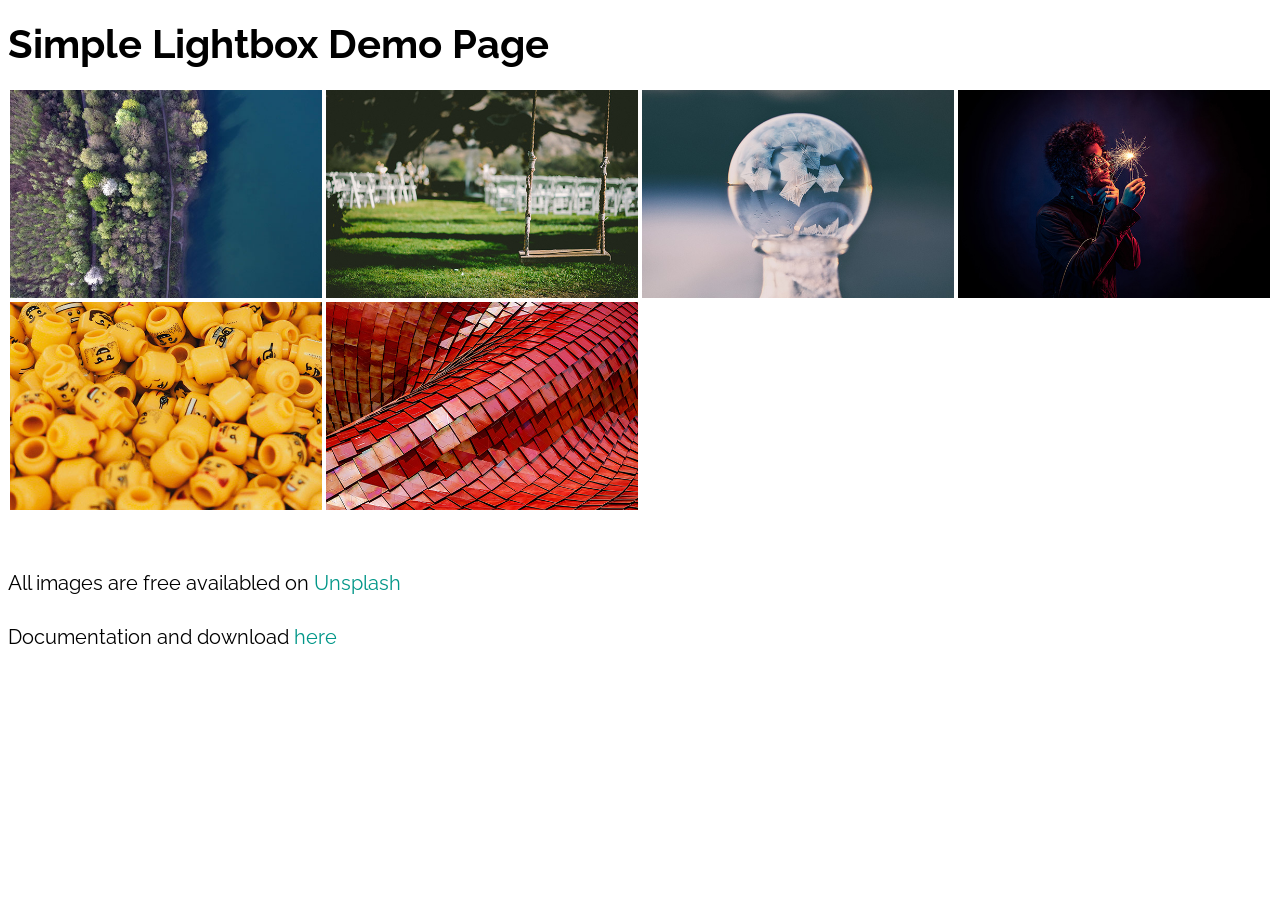
<file: images/simplelightbox-master/demo/onlyImages.html>
<!DOCTYPE html>
<html lang="en">
<head>
    <meta charset="utf-8">
    <meta http-equiv="X-UA-Compatible" content="IE=edge">
    <meta content="width=device-width, initial-scale=1, maximum-scale=1, user-scalable=no" name="viewport">
    <title>Simple Lightbox - Responsive touch friendly Image lightbox</title>
    <link href="https://fonts.googleapis.com/css?family=Raleway:300,400,700" rel="stylesheet">
    <link rel="stylesheet" href="../dist/simple-lightbox.css?v2.11.0" />
    <style>
        body {
            font-family: 'Raleway', sans-serif;
            font-size: 20px;
            line-height: 34px;
        }

        * {
            box-sizing: border-box;
        }

        .container .gallery a img {
            float: left;
            width: 25%;
            height: auto;
            border: 2px solid #fff;
            -webkit-transition: -webkit-transform .15s ease;
            -moz-transition: -moz-transform .15s ease;
            -o-transition: -o-transform .15s ease;
            -ms-transition: -ms-transform .15s ease;
            transition: transform .15s ease;
            position: relative;
        }

        .clear {
            clear: both;
        }

        a {
            color: #009688;
            text-decoration: none;
        }

        a:hover {
            color: #01695f;
            text-decoration: none;
        }
    </style>
</head>
<body>
<div class="container">
    <h1 class="align-center">Simple Lightbox Demo Page</h1>
    <div class="gallery">
        <a href="img/full/01.jpg" class="big"><img src="img/thumb/01.jpg" alt="" title="Beautiful Image" /></a>
        <a href="img/full/02.jpg"><img src="img/thumb/02.jpg" alt="" title=""/></a>
        <a href="img/full/03.jpg"><img src="img/thumb/03.jpg" alt="" title="Beautiful Image"/></a>
        <a href="img/full/04.jpg"><img src="img/thumb/04.jpg" alt="" title=""/></a>
        <a href="img/full/05.jpg"><img src="img/thumb/05.jpg" alt="" title=""/></a>
        <a href="img/full/06.jpg"><img src="img/thumb/06.jpg" alt="" title=""/></a>
        <div class="clear"></div>
    </div>
    <br>
    <p>All images are free availabled on <a href="https://unsplash.com/" target="_blank">Unsplash</a></p>
    <p>Documentation and download <a target="_blank" href="https://simplelightbox.com">here</a></p>
</div>
<script src="../dist/simple-lightbox.js?v2.11.0"></script>
<script>
    (function() {
        var $gallery = new SimpleLightbox('.gallery a', {});
    })();
</script>
</body>
</html>
</file>
<file: images/simplelightbox-master/demo/demo.css>
/*! normalize.css v7.0.0 | MIT License | github.com/necolas/normalize.css */button,hr,input{overflow:visible}audio,canvas,progress,video{display:inline-block}progress,sub,sup{vertical-align:baseline}[type=checkbox],[type=radio],legend{box-sizing:border-box;padding:0}html{line-height:1.15;-ms-text-size-adjust:100%;-webkit-text-size-adjust:100%}body{margin:0}article,aside,details,figcaption,figure,footer,header,main,menu,nav,section{display:block}h1{font-size:2em;margin:.67em 0}figure{margin:1em 40px}hr{box-sizing:content-box;height:0}code,kbd,pre,samp{font-family:monospace,monospace;font-size:1em}a{background-color:transparent;-webkit-text-decoration-skip:objects}abbr[title]{border-bottom:none;text-decoration:underline;text-decoration:underline dotted}b,strong{font-weight:bolder}dfn{font-style:italic}mark{background-color:#ff0;color:#000}small{font-size:80%}sub,sup{font-size:75%;line-height:0;position:relative}sub{bottom:-.25em}sup{top:-.5em}audio:not([controls]){display:none;height:0}img{border-style:none}svg:not(:root){overflow:hidden}button,input,optgroup,select,textarea{font-family:sans-serif;font-size:100%;line-height:1.15;margin:0}button,select{text-transform:none}[type=reset],[type=submit],button,html [type=button]{-webkit-appearance:button}[type=button]::-moz-focus-inner,[type=reset]::-moz-focus-inner,[type=submit]::-moz-focus-inner,button::-moz-focus-inner{border-style:none;padding:0}[type=button]:-moz-focusring,[type=reset]:-moz-focusring,[type=submit]:-moz-focusring,button:-moz-focusring{outline:ButtonText dotted 1px}fieldset{padding:.35em .75em .625em}legend{color:inherit;display:table;max-width:100%;white-space:normal}textarea{overflow:auto}[type=number]::-webkit-inner-spin-button,[type=number]::-webkit-outer-spin-button{height:auto}[type=search]{-webkit-appearance:textfield;outline-offset:-2px}[type=search]::-webkit-search-cancel-button,[type=search]::-webkit-search-decoration{-webkit-appearance:none}::-webkit-file-upload-button{-webkit-appearance:button;font:inherit}summary{display:list-item}[hidden],template{display:none}

/*prism js*/
code[class*=language-],pre[class*=language-]{color:#000;background:0 0;text-shadow:0 1px #fff;font-family:Consolas,Monaco,'Andale Mono','Ubuntu Mono',monospace;text-align:left;white-space:pre;word-spacing:normal;word-break:normal;word-wrap:normal;line-height:1.5;-moz-tab-size:4;-o-tab-size:4;tab-size:4;-webkit-hyphens:none;-moz-hyphens:none;-ms-hyphens:none;hyphens:none}code[class*=language-] ::-moz-selection,code[class*=language-]::-moz-selection,pre[class*=language-] ::-moz-selection,pre[class*=language-]::-moz-selection{text-shadow:none;background:#b3d4fc}code[class*=language-] ::selection,code[class*=language-]::selection,pre[class*=language-] ::selection,pre[class*=language-]::selection{text-shadow:none;background:#b3d4fc}@media print{code[class*=language-],pre[class*=language-]{text-shadow:none}}pre[class*=language-]{padding:1em;margin:.5em 0;overflow:auto}:not(pre)>code[class*=language-],pre[class*=language-]{background:#f5f2f0}:not(pre)>code[class*=language-]{padding:.1em;border-radius:.3em;white-space:normal}.token.cdata,.token.comment,.token.doctype,.token.prolog{color:#708090}.token.punctuation{color:#999}.namespace{opacity:.7}.token.boolean,.token.constant,.token.deleted,.token.number,.token.property,.token.symbol,.token.tag{color:#905}.token.attr-name,.token.builtin,.token.char,.token.inserted,.token.selector,.token.string{color:#690}.language-css .token.string,.style .token.string,.token.entity,.token.operator,.token.url{color:#a67f59;background:hsla(0,0%,100%,.5)}.token.atrule,.token.attr-value,.token.keyword{color:#07a}.token.function{color:#DD4A68}.token.important,.token.regex,.token.variable{color:#e90}.token.bold,.token.important{font-weight:700}.token.italic{font-style:italic}.token.entity{cursor:help}

* {
	-webkit-box-sizing: border-box;
	-moz-box-sizing: border-box;
	box-sizing: border-box;
}

.dark-primary-color    { background: #512DA8; }
.default-primary-color { background: #673AB7; }
.light-primary-color   { background: #D1C4E9; }
.text-primary-color    { color: #FFFFFF; }
.accent-color          { background: #009688; }
.primary-text-color    { color: #212121; }
.secondary-text-color  { color: #757575; }
.divider-color         { border-color: #BDBDBD; }

body {
	font-family: 'Raleway', sans-serif;
	display: none;
	font-size: 20px;
	line-height: 34px;
}

.clearing {
	clear:both;
}

h1 {
	font-size: 3.8rem;
	font-weight: 200;
	margin-bottom: 45px;
}

h2 {
	font-size: 1.875rem;
	font-weight: 200;
	margin-bottom: 35px;
}

.info h1 {
	margin: 0 0 10px;
	font-size: 2.5rem;
	font-weight: 300;
}

.info h1 sup {
	font-size: 1.5rem;
}

header {
	background-image: url(img/bg.jpg);
	background-size: cover;
	width: 100%;
	height: 500px;
	position: relative;
}

header .gradient {
	background: #512DA8; /* Old browsers */
	background: -moz-linear-gradient(-45deg, #512DA8 2%, #673AB7 100%); /* FF3.6-15 */
	background: -webkit-linear-gradient(-45deg, #512DA8 2%,#673AB7 100%); /* Chrome10-25,Safari5.1-6 */
	background: linear-gradient(135deg, #512DA8 2%,#673AB7 100%); /* W3C, IE10+, FF16+, Chrome26+, Opera12+, Safari7+ */
	filter: progid:DXImageTransform.Microsoft.gradient( startColorstr='#512DA8', endColorstr='#673AB7',GradientType=1 ); /* IE6-9 fallback on horizontal gradient */
	position: absolute;
	top: 0;
	left: 0;
	right: 0;
	bottom: 0;
	opacity: 0.7;
}

.header-container {
	position: absolute;
	top: 150px;
	left: 0;
	right: 0;
	bottom: 0;
	color: #fff;
}

.scroll-hint {
	display: block;
	width: 26px;
	height: 44px;
	position: absolute;
	left: 50%;
	margin-left: -20px;
	bottom: 40px;
	color: #fff;
	background: url(img/mouse.svg) no-repeat center center;
}

.scroll-hint .scrollwheel {
	position: absolute;
	left: 50%;
	top: 10px;
	height: 10px;
	width: 2px;
	background: #fff;
	display: block;
	border-radius: 1px;
	margin-left: -1px;
}

.header-container nav {
	position: absolute;
	bottom: 0;
}

.header-container nav a {
	text-decoration: none;
	padding: 10px;
	display: inline-block;
}

.btn {
	box-shadow: 0 3px 10px rgba(0, 0, 0, 0.23), 0 3px 10px rgba(0, 0, 0, 0.16);
	color: #fff;
	padding: 10px;
	display: inline-block;
	background: #009688;
}

.btn:hover {
	background: #01695f;
	color: #fff;
}

.btn.github {
	background: #202d5f;
}

.btn.github:hover {
	background: #141c3c;
}

.btn.wordpress {
	background: #0073aa;
}
.btn.wordpress:hover {
	background: #004667;
}

.btn.typo3 {
	background: #ff8700;
}
.btn.typo3:hover {
	background: #b35f00;
}

.container {
	width: 1140px;
	max-width: 100%;
	margin: auto;
	padding-right: 15px;
	padding-left: 15px;
}

.demo-container {
	position: relative;
}

.info {
	float: left;
}

.small-demo {
	background: #fff;
	box-shadow:0px 8px 12px 1px rgba(0,0,0, 0.49);
	-moz-box-shadow:0px 8px 12px 1px rgba(0,0,0, 0.49);
	-webkit-box-shadow:0px 8px 12px 1px rgba(0,0,0, 0.49);
	width: 60%;
	float: right;
}

.small-demo .caption {
	padding: 10px;
	color: #212121;
	font-size: 0.875rem;
}

.small-demo a {
	max-width: 33.3333333333333333333%;
	float: left;
	overflow: hidden;
}
.small-demo img {
	max-width: 100%;
	width: 100%;
	height: auto;
	display: block;
	-webkit-transition: -webkit-transform .35s ease;
	-moz-transition: -moz-transform .35s ease;
	-o-transition: -o-transform .35s ease;
	-ms-transition: -ms-transform .35s ease;
	transition: transform .35s ease;
}

.small-demo a:hover img {
	-webkit-transform: scale(1.05);
	-moz-transform: scale(1.05);
	-o-transform: scale(1.05);
	-ms-transform: scale(1.05);
	transform: scale(1.05);
}

section {
	padding: 50px 0;
}

.row {
	margin-right: -15px;
	margin-left: -15px;
}
.row:before,
.row:after {
	display: table;
  content: " ";
}

.row:after {
	clear: both;
}

.col-left {
	float: left;
	width: 25%;
	padding: 0 15px;
}

.col-right {
	float: left;
	width: 75%;
	padding: 0 15px;
}

table {
	width: 100%;
	max-width: 100%;
	margin-bottom: 20px;
	border-spacing: 0;
	border-collapse: collapse;
	font-size: 16px;
}

table tr th {
	padding: 20px;
	border-bottom: 0px;
	background: #f5f5f5;
	font-weight: 600;
}

table tr td {
	padding: 15px 20px;
	border-bottom: 0px;
	border-top: 1px solid #e3e3e3;
}

table tr:nth-of-type(even) {
	background-color: #f9f9f9;
}

table

th {
	text-align: left;
}

a {
	color: #009688;
	text-decoration: none;
}
a:hover {
	color: #01695f;
}

.flyin-navi {
	height: 50px;
	position: fixed;
	display: none;
	top: 0;
	left: 0;
	right: 0;
	background: #009688;
}

.flyin-navi li a {
	color: #fff;
	padding: 0 10px;
}

.flyin-navi ul {
	margin: 0;
	padding: 0;
}

.flyin-navi li {
	float: left;
	list-style: none;
	line-height: 50px;
}

.flyin-navi li.active a {
	font-weight: bold;
}

footer {
	background: #f5f5f5;
	padding: 30px 0;
}

/* Responsive */
@media (max-width: 991px) {
	body {
		font-size: 90%;
	}

	.info h1 {
		font-size: 2rem;
	}

	.info h1 sup {
		font-size: 1.25rem;
	}
}

@media (max-width: 763px) {
	body {
		font-size: 90%;
	}

	section {
		padding: 20px 0;
	}

	.col-left,.col-right {
		width: 100%;
	}

	h2 {
		margin-bottom: 10px;
	}

	.info {
		width: 100%;
		float: none;
	}

	.header-container {
		position: static;
		padding-top: 30px;
	}

	.header-container nav {
		position: static;
		margin-bottom: 20px;
	}

	.small-demo {
		width: 100%;
		float: none;
	}
}
</file>
